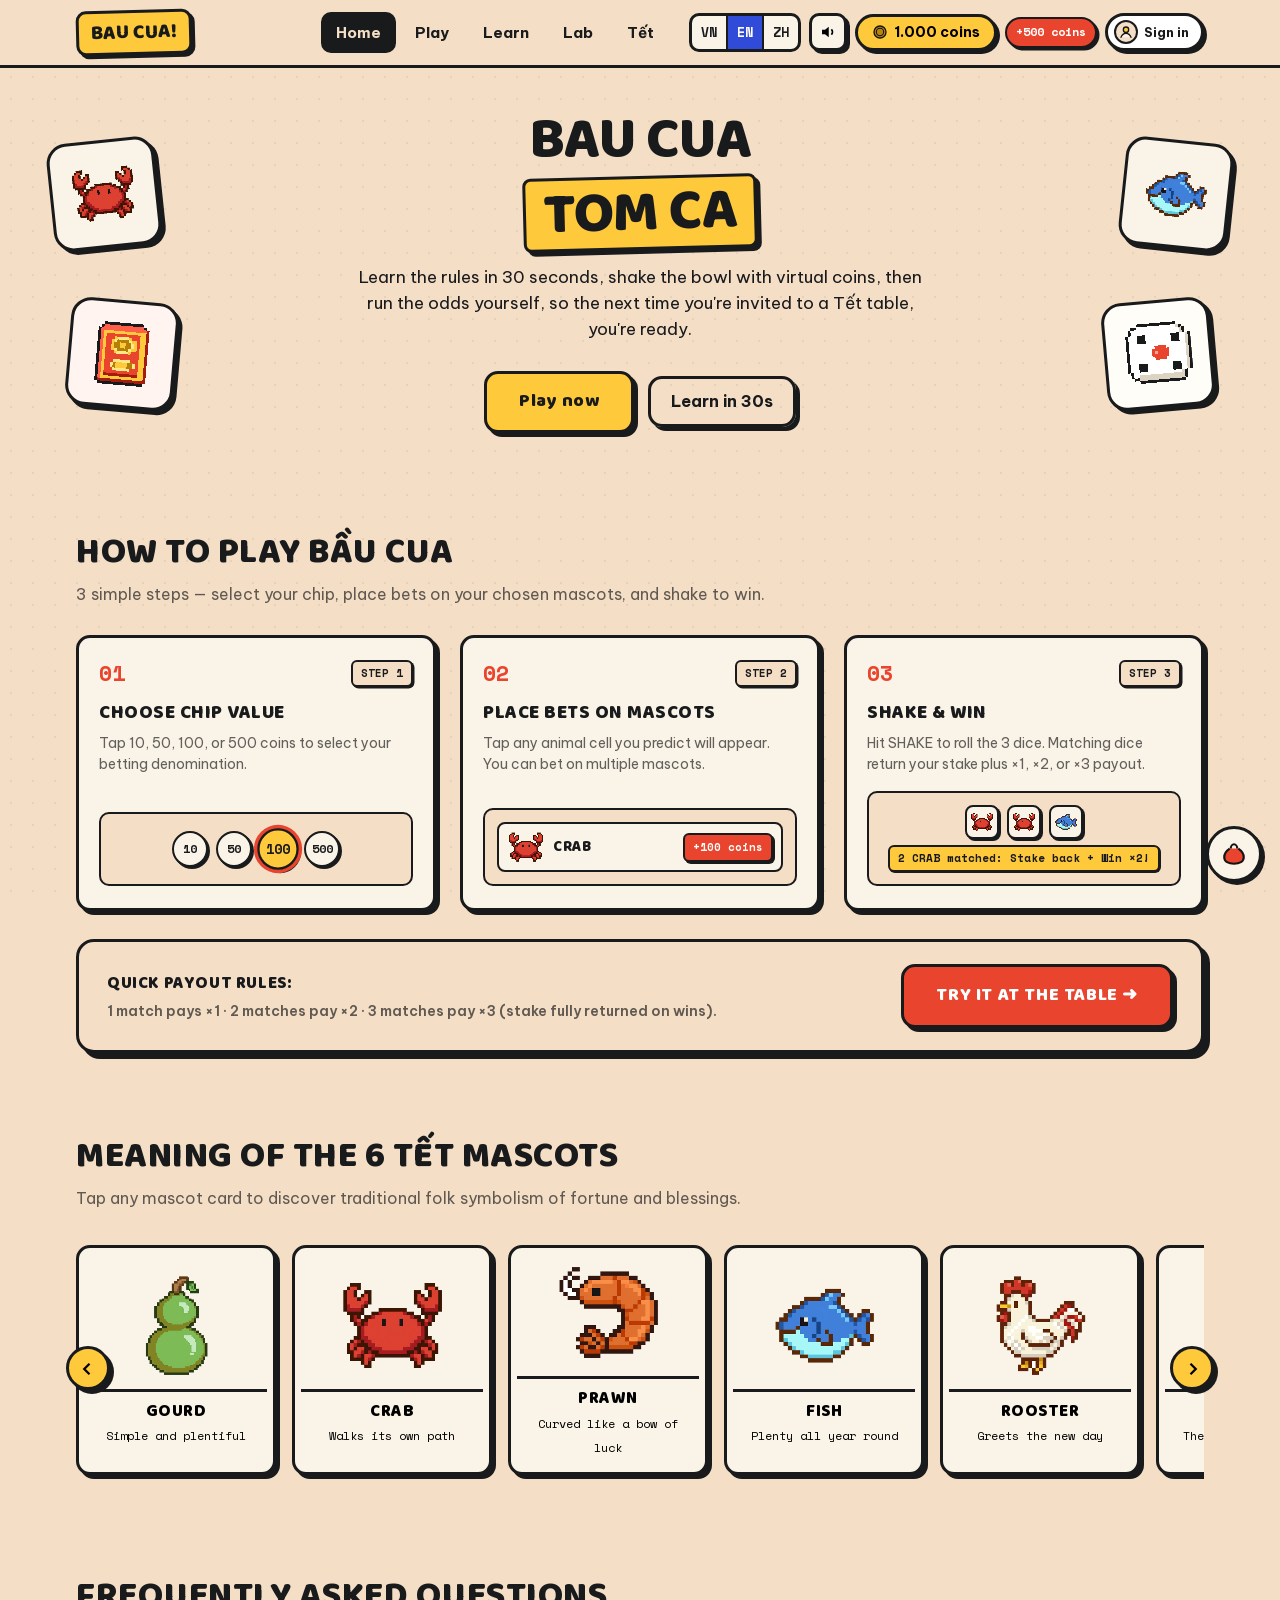
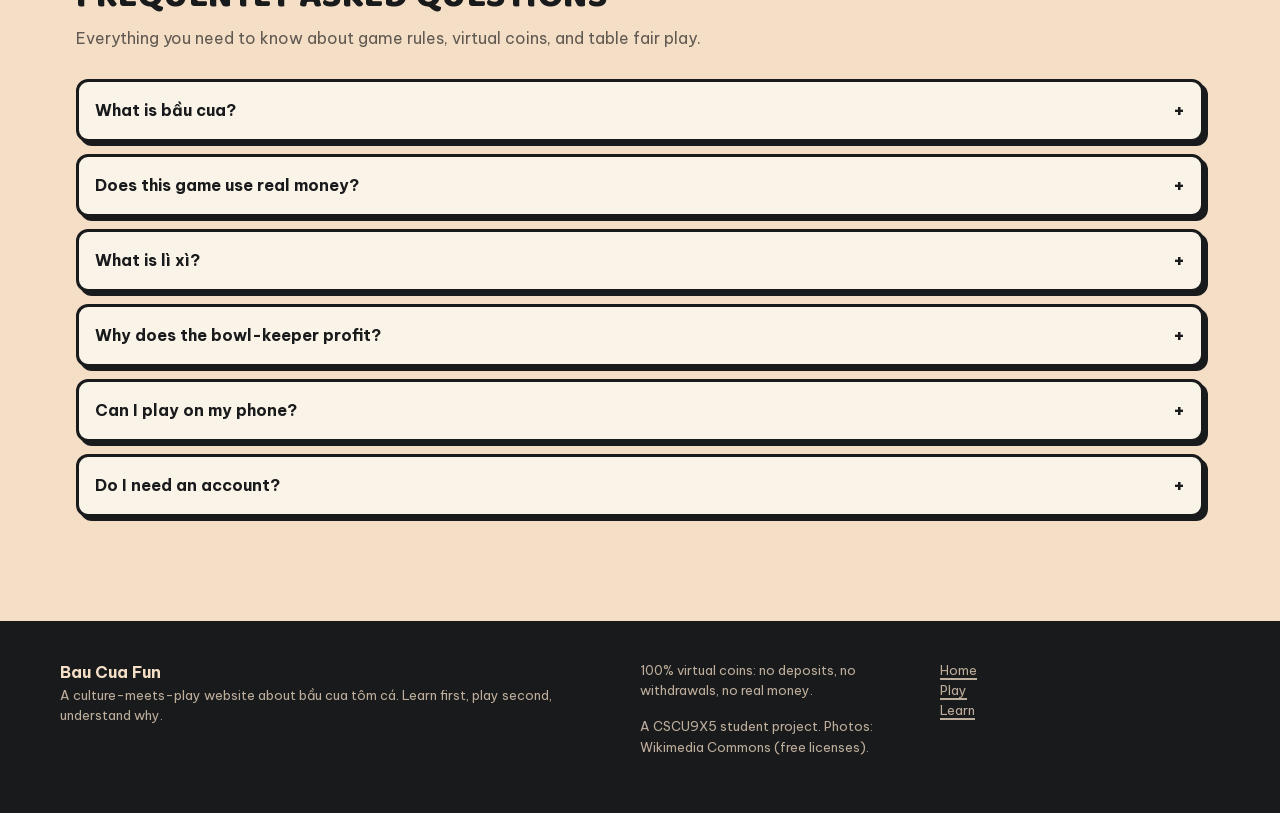
<file: index.html>
<!DOCTYPE html>
<html lang="en">
<head>
  <meta charset="utf-8">
  <meta name="viewport" content="width=device-width, initial-scale=1">
  <meta name="description" content="Bầu Cua Vui: học và chơi bầu cua tôm cá bằng xu ảo. Không nạp, không rút, chỉ để vui ngày Tết.">
  <title>BẦU CUA VUI: Home</title>
  <link rel="stylesheet" href="assets/fonts/fonts.css?v=18">
  <link rel="stylesheet" href="lib/bootstrap/bootstrap.min.css">
  <link rel="stylesheet" href="css/styles.css?v=18">
  <link rel="stylesheet" href="css/pages.css?v=18">
</head>
<body data-page="home">
  <noscript><p style="padding:10px 16px;background:#E8442E;color:#FFFDF8;font-weight:700">Trang này cần JavaScript để chơi — hãy bật JS trong trình duyệt.</p></noscript>
  <a class="skip-link" href="#main">Đến nội dung chính</a>

  <nav class="bc-nav">
    <div class="inner">
      <a class="brand" href="index.html" data-i18n="brand.short"></a>
      <button class="nav-toggle" aria-label="Menu"><svg viewBox="0 0 24 24" width="20" height="20" aria-hidden="true"><path d="M4 6h16M4 12h16M4 18h16" stroke="currentColor" stroke-width="2.6"/></svg></button>
      <div class="bc-links">
        <a href="index.html" data-page="home" data-i18n="nav.home"></a>
        <a href="play.html" data-page="play" data-i18n="nav.play"></a>
        <a href="learn.html" data-page="learn" data-i18n="nav.learn"></a>
        <a href="lab.html" data-page="lab" data-i18n="nav.lab"></a>
        <a href="tet.html" data-page="tet" data-i18n="nav.tet"></a>
      </div>
      <div class="nav-tools">
        <div class="lang-group" role="group" aria-label="Language">
          <button data-lang="vn">VN</button>
          <button data-lang="en" class="active">EN</button>
          <button data-lang="zh">ZH</button>
        </div>
        <button class="icon-btn" data-act="sound" data-i18n-aria="a11y.sound"><svg class="ic-on" viewBox="0 0 24 24" fill="none" stroke="currentColor" stroke-width="2.4" aria-hidden="true"><path d="M4 9v6h4l5 4V5L8 9H4z" fill="currentColor" stroke="none"/><path d="M16.5 8.5a5 5 0 0 1 0 7"/></svg><svg class="ic-off" viewBox="0 0 24 24" fill="none" stroke="currentColor" stroke-width="2.4" aria-hidden="true"><path d="M4 9v6h4l5 4V5L8 9H4z" fill="currentColor" stroke="none"/><path d="M16 9l5 6M21 9l-5 6"/></svg></button>
        <button class="coin-pill" data-act="drawer-open" data-i18n-aria="a11y.coin"><svg viewBox="0 0 24 24" width="16" height="16" aria-hidden="true"><circle cx="12" cy="12" r="9" fill="#B8860B" stroke="#141414" stroke-width="2"/><circle cx="12" cy="12" r="5.5" fill="none" stroke="#141414" stroke-width="1.6"/></svg><span>1.000 xu</span></button>
        <button class="btn-bc btn-xs btn-red quick-lixi-btn" data-act="quick-lixi" data-i18n="nav.quickLixi" title="Nhận +500 xu vô cực" aria-label="Nhận +500 xu">+500 xu</button>
      </div>
    </div>
  </nav>

  <main id="main">
    <!-- hero -->
    <section class="hero hero-centered">
      <div class="hero-wrap">
        <!-- Left flank cards: Cua & Bao lì xì -->
        <div class="hero-flank flank-left" aria-hidden="true">
          <div class="pixel-card card-cua">
            <img src="assets/img/animals/cua.svg" alt="Cua" width="68" height="68">
          </div>
          <div class="pixel-card card-lixi">
            <img src="assets/img/lixi_pixel.svg" alt="Bao lì xì" width="64" height="64">
          </div>
        </div>

        <!-- Center content -->
        <div class="hero-center">
          <h1 class="hero-title">
            <span class="t-line-1" data-i18n="hero.t1"></span><br>
            <span class="hl-wrap">
              <span class="hl" data-i18n="hero.t2"></span>
            </span>
          </h1>

          <p class="lead" data-i18n="hero.sub"></p>

          <!-- Main CTAs -->
          <div class="cta hero-cta-group">
            <a class="btn-bc btn-gold" href="play.html" data-i18n="hero.ctaPlay"></a>
            <a class="btn-bc btn-ghost" href="#how-to-play" data-i18n="hero.ctaLearn"></a>
          </div>
        </div>

        <!-- Right flank cards: Cá & Xúc xắc pixel -->
        <div class="hero-flank flank-right" aria-hidden="true">
          <div class="pixel-card card-ca">
            <img src="assets/img/animals/ca.svg" alt="Cá" width="68" height="68">
          </div>
          <div class="pixel-card card-dice">
            <img src="assets/img/dice_pixel.svg" alt="Xúc xắc" width="64" height="64">
          </div>
        </div>
      </div>
    </section>

    <!-- how it works -->
    <section class="section" id="how-to-play">
      <div class="section-head">
        <h2 class="section-title" data-i18n="how.title"></h2>
        <p class="section-desc" data-i18n="how.sub"></p>
      </div>
      <div class="row g-4">
        <div class="col-md-4">
          <div class="card-bc how-card" data-step="1">
            <div class="how-step-header">
              <span class="how-step-num">01</span>
              <span class="how-badge" data-i18n="how.step1Tag"></span>
            </div>
            <h3 data-i18n="how.1t"></h3>
            <p data-i18n="how.1d"></p>
            <div class="how-visual">
              <div class="how-chip-demo" role="group" aria-label="Chip selection demo">
                <button type="button" class="demo-chip" data-val="10">10</button>
                <button type="button" class="demo-chip" data-val="50">50</button>
                <button type="button" class="demo-chip active" data-val="100">100</button>
                <button type="button" class="demo-chip" data-val="500">500</button>
              </div>
            </div>
          </div>
        </div>
        <div class="col-md-4">
          <div class="card-bc how-card" data-step="2">
            <div class="how-step-header">
              <span class="how-step-num">02</span>
              <span class="how-badge" data-i18n="how.step2Tag"></span>
            </div>
            <h3 data-i18n="how.2t"></h3>
            <p data-i18n="how.2d"></p>
            <div class="how-visual">
              <div class="how-cell-demo" role="button" tabindex="0">
                <div class="cell-info">
                  <img src="assets/img/animals/cua.svg" alt="Cua" width="38" height="38">
                  <span class="cell-label">CUA</span>
                </div>
                <span class="cell-bet-pill">+100 xu</span>
              </div>
            </div>
          </div>
        </div>
        <div class="col-md-4">
          <div class="card-bc how-card" data-step="3">
            <div class="how-step-header">
              <span class="how-step-num">03</span>
              <span class="how-badge" data-i18n="how.step3Tag"></span>
            </div>
            <h3 data-i18n="how.3t"></h3>
            <p data-i18n="how.3d"></p>
            <div class="how-visual">
              <div class="how-dice-demo" role="button" tabindex="0">
                <div class="demo-dice-wrap">
                  <div class="demo-die"><img src="assets/img/animals/cua.svg" alt="Cua"></div>
                  <div class="demo-die"><img src="assets/img/animals/cua.svg" alt="Cua"></div>
                  <div class="demo-die"><img src="assets/img/animals/ca.svg" alt="Cá"></div>
                </div>
                <div class="demo-payout-pill" data-i18n="how.payoutDemo"></div>
              </div>
            </div>
          </div>
        </div>
      </div>

      <!-- Quick summary banner -->
      <div class="how-summary-banner">
        <div class="summary-left">
          <strong class="summary-title" data-i18n="how.ruleSummaryTitle"></strong>
          <span class="summary-payouts" data-i18n="how.ruleSummaryDesc"></span>
        </div>
        <a href="play.html" class="btn-bc btn-red how-summary-btn" data-i18n="how.tryBtn"></a>
      </div>
    </section>

    <!-- animals -->
    <section class="section">
      <div class="section-head">
        <h2 class="section-title" data-i18n="animals.title"></h2>
        <p class="section-desc" data-i18n="animals.sub"></p>
      </div>
      <div class="carousel-wrap">
        <button class="car-btn prev" data-act="car-prev" aria-label="Previous"><svg viewBox="0 0 24 24" width="18" height="18" aria-hidden="true"><path d="M14 5l-7 7 7 7" fill="none" stroke="currentColor" stroke-width="3"/></svg></button>
        <div class="animal-track" id="animal-track"></div>
        <button class="car-btn next" data-act="car-next" aria-label="Next"><svg viewBox="0 0 24 24" width="18" height="18" aria-hidden="true"><path d="M10 5l7 7-7 7" fill="none" stroke="currentColor" stroke-width="3"/></svg></button>
      </div>
    </section>

    <!-- faq -->
    <section class="section">
      <div class="section-head">
        <h2 class="section-title" data-i18n="faq.title"></h2>
        <p class="section-desc" data-i18n="faq.sub"></p>
      </div>
      <div id="faq-zone"></div>
    </section>
  </main>

  <footer class="bc-footer">
    <div class="inner">
      <div>
        <strong data-i18n="brand.full"></strong>
        <p class="fine" data-i18n="footer.blurb"></p>
      </div>
      <div class="fine">
        <p data-i18n="footer.warn"></p>
        <p data-i18n="footer.made"></p>
      </div>
      <div class="fine">
        <a href="index.html" data-i18n="nav.home"></a><br>
        <a href="play.html" data-i18n="nav.play"></a><br>
        <a href="learn.html" data-i18n="nav.learn"></a>
      </div>
    </div>
  </footer>

  <!-- animal detail modal -->
  <div class="modal-bc" id="modal-animal" role="dialog" aria-modal="true">
    <div class="box"></div>
  </div>

  <!-- Túi xu drawer -->
  <div class="drawer-backdrop"></div>
  <aside class="drawer" aria-label="Túi xu">
    <div class="close-row"><button class="icon-btn" data-act="drawer-close" aria-label="Close">✕</button></div>
    <h3><svg viewBox="0 0 24 24" width="18" height="18" aria-hidden="true"><path d="M8 7c-3 2-5 5-5 8 0 4 4 6 9 6s9-2 9-6c0-3-2-6-5-8" fill="#E8442E" stroke="#141414" stroke-width="2"/><path d="M9 7c0-2 1.4-4 3-4s3 2 3 4" fill="none" stroke="#141414" stroke-width="2"/></svg> <span data-i18n="drawer.title"></span></h3>
    <button class="btn-bc btn-red" data-act="lixi" style="width:100%" data-i18n="drawer.lixi"></button>
    <h3 style="font-size:18px" data-i18n="drawer.badges"></h3>
    <div class="badge-grid" id="badge-grid"></div>
    <h3 style="font-size:18px" data-i18n="drawer.stats"></h3>
    <div id="drawer-stats" style="display:grid;gap:6px"></div>
    <button class="btn-bc btn-sm" data-act="reset" style="margin-top:14px" data-i18n="drawer.reset"></button>
  </aside>

  <button class="icon-btn fab" data-act="drawer-open" aria-label="Túi xu"
     style="position:fixed;bottom:18px;right:18px;z-index:150;width:56px;height:56px;border-radius:50%"><svg viewBox="0 0 24 24" width="26" height="26" aria-hidden="true"><path d="M8 7c-3 2-5 5-5 8 0 4 4 6 9 6s9-2 9-6c0-3-2-6-5-8" fill="#E8442E" stroke="#141414" stroke-width="2"/><path d="M9 7c0-2 1.4-4 3-4s3 2 3 4" fill="none" stroke="#141414" stroke-width="2"/></svg></button>
  <div class="toast-zone"></div>

  <script src="js/data-core.js?v=18"></script>
  <script src="js/data-content.js?v=18"></script>
  <script src="js/i18n-vn.js?v=18"></script>
  <script src="js/i18n-en.js?v=18"></script>
  <script src="js/i18n-zh.js?v=18"></script>
  <script src="js/i18n.js?v=18"></script>
  <script src="js/auth.js?v=18"></script>
  <script src="js/store.js?v=18"></script>
  <script src="js/audio.js?v=18"></script>
  <script src="js/wallet.js?v=18"></script>
  <script src="js/badges.js?v=18"></script>
  <script src="js/account-ui.js?v=18"></script>
  <script src="js/ui.js?v=18"></script>
  <script src="js/fx.js?v=18"></script>
  <script src="js/page-home.js?v=18"></script>
  <script>
    document.addEventListener("DOMContentLoaded", function () {
      BCUI.boot();
      // reset data button (drawer)
      var resetBtn = document.querySelector("[data-act=reset]");
      if (resetBtn) resetBtn.addEventListener("click", function () {
        BCStore.reset();
        BCUI.toast(BCi18n.t("drawer.resetOk"));
        setTimeout(function () { location.reload(); }, 600);
      });
    });
  </script>
</body>
</html>
</file>
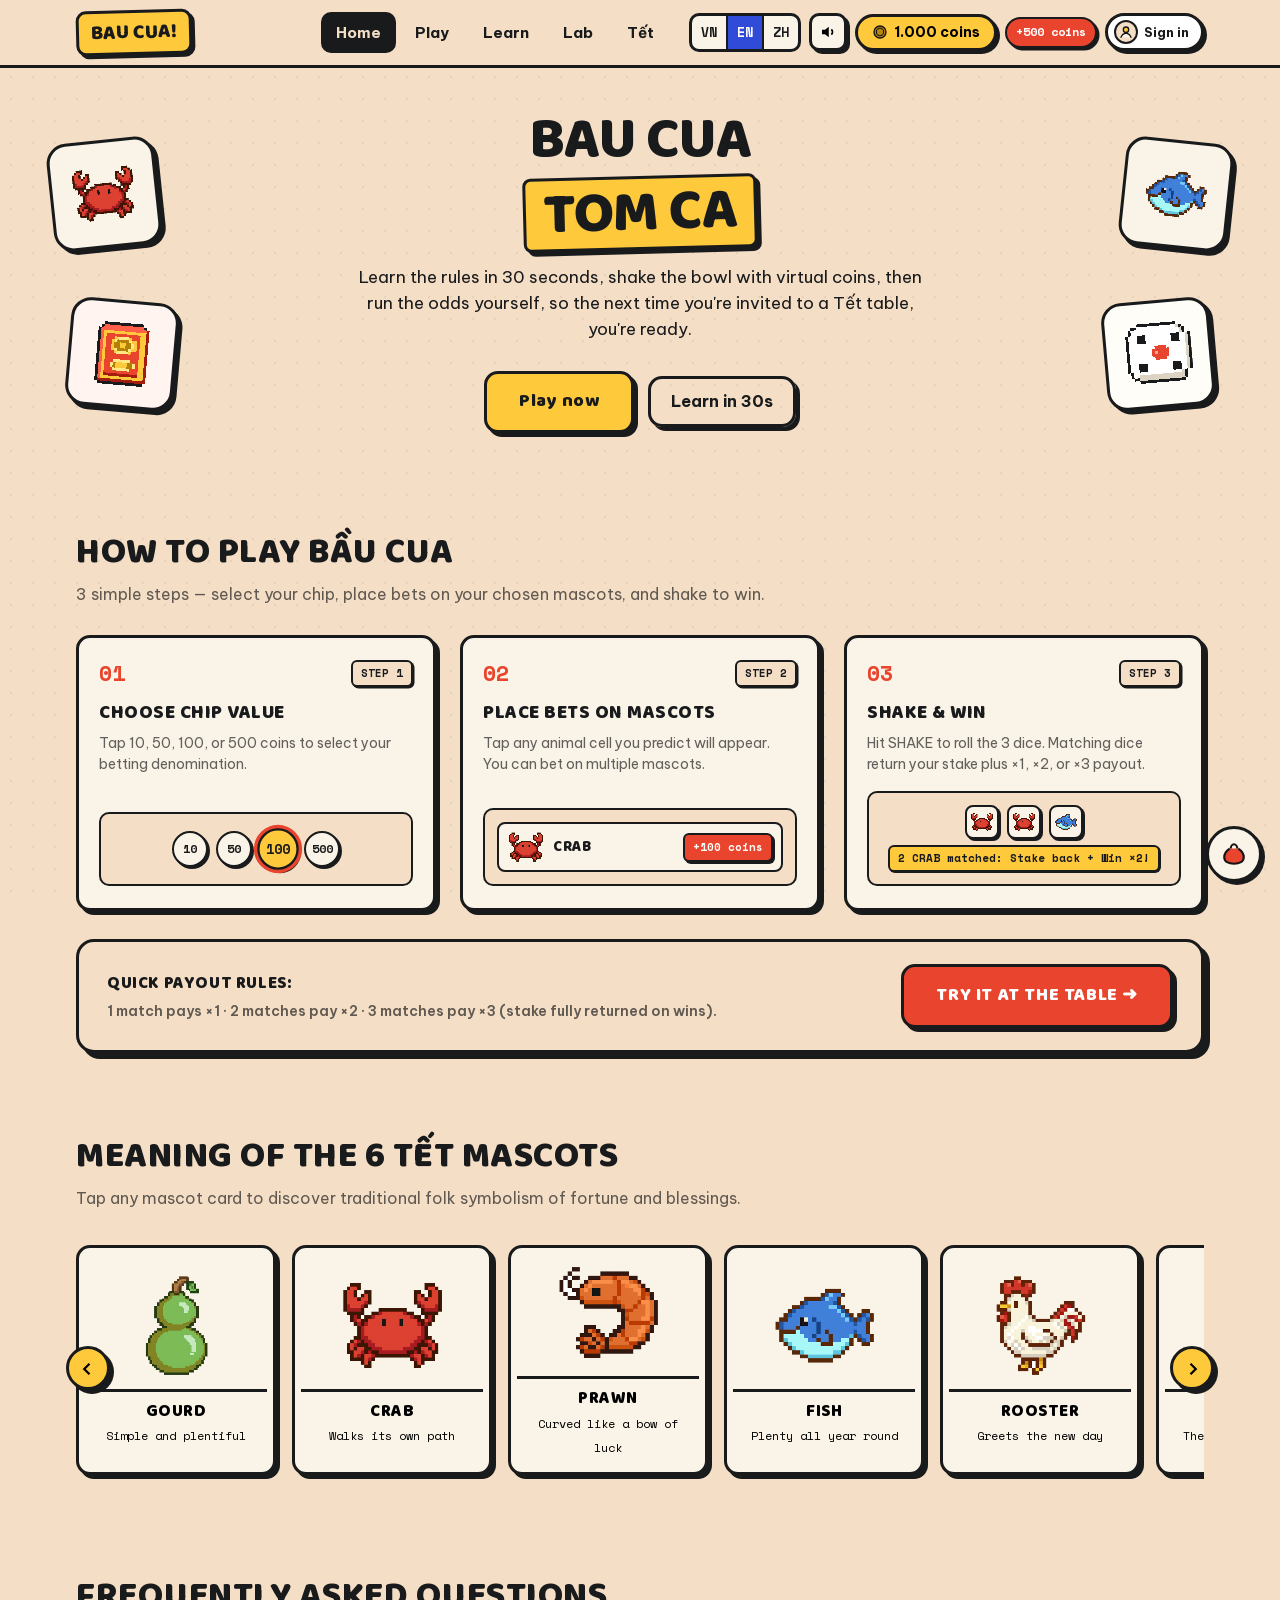
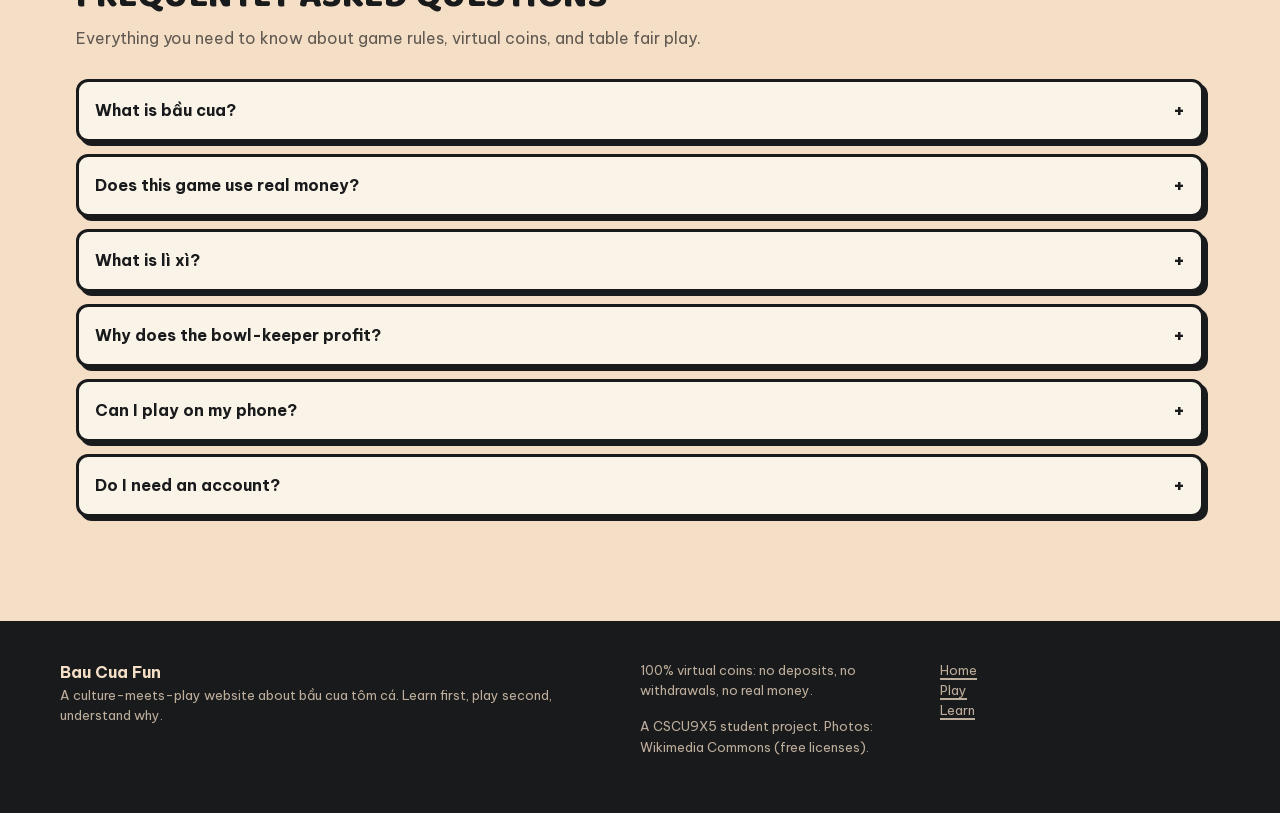
<file: HomePage.html>
<!DOCTYPE html>
<html lang="en">
<head>
  <meta charset="utf-8">
  <title>BẦU CUA VUI</title>
  <meta http-equiv="refresh" content="0; url=index.html">
</head>
<body>
  <p>Đang mở BẦU CUA VUI… <a href="index.html">Nhấn vào đây nếu trang không tự mở</a>.</p>
</body>
</html>
</file>
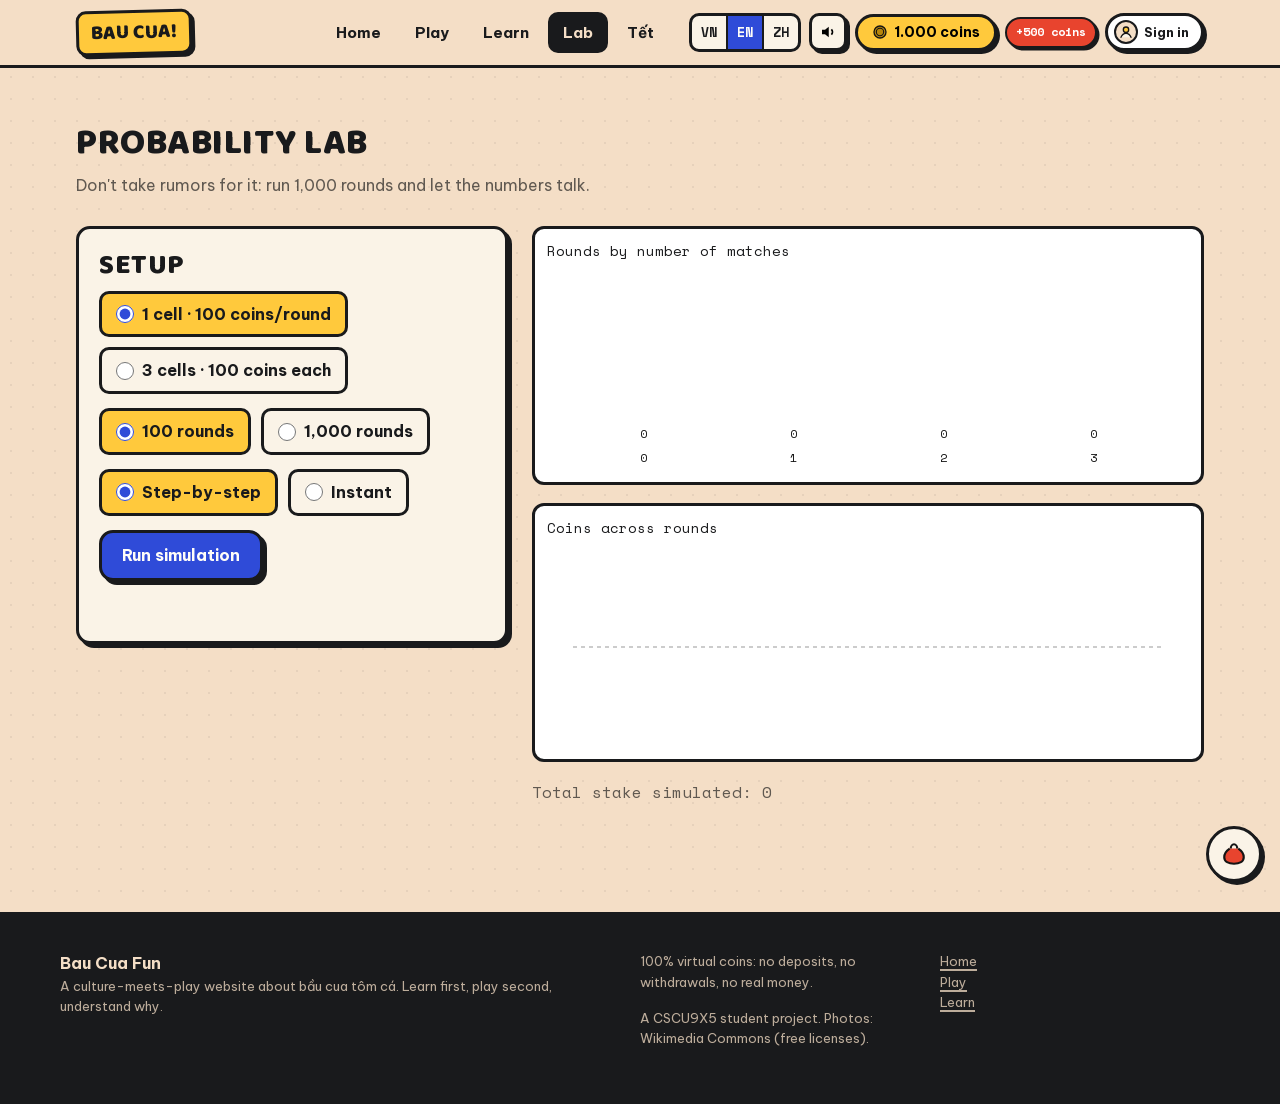
<file: lab.html>
<!DOCTYPE html>
<html lang="en">
<head>
  <meta charset="utf-8">
  <meta name="viewport" content="width=device-width, initial-scale=1">
  <meta name="description" content="Bầu Cua Vui: học và chơi bầu cua tôm cá bằng xu ảo. Không nạp, không rút, chỉ để vui ngày Tết.">
  <title>BẦU CUA VUI: Lab</title>
  <link rel="stylesheet" href="assets/fonts/fonts.css?v=18">
  <link rel="stylesheet" href="lib/bootstrap/bootstrap.min.css">
  <link rel="stylesheet" href="css/styles.css?v=18">
  <link rel="stylesheet" href="css/pages.css?v=18">
</head>
<body data-page="lab">
  <noscript><p style="padding:10px 16px;background:#E8442E;color:#FFFDF8;font-weight:700">Trang này cần JavaScript để chơi — hãy bật JS trong trình duyệt.</p></noscript>
  <a class="skip-link" href="#main">Đến nội dung chính</a>

  <nav class="bc-nav">
    <div class="inner">
      <a class="brand" href="index.html" data-i18n="brand.short"></a>
      <button class="nav-toggle" aria-label="Menu"><svg viewBox="0 0 24 24" width="20" height="20" aria-hidden="true"><path d="M4 6h16M4 12h16M4 18h16" stroke="currentColor" stroke-width="2.6"/></svg></button>
      <div class="bc-links">
        <a href="index.html" data-page="home" data-i18n="nav.home"></a>
        <a href="play.html" data-page="play" data-i18n="nav.play"></a>
        <a href="learn.html" data-page="learn" data-i18n="nav.learn"></a>
        <a href="lab.html" data-page="lab" data-i18n="nav.lab"></a>
        <a href="tet.html" data-page="tet" data-i18n="nav.tet"></a>
      </div>
      <div class="nav-tools">
        <div class="lang-group" role="group" aria-label="Language">
          <button data-lang="vn">VN</button>
          <button data-lang="en" class="active">EN</button>
          <button data-lang="zh">ZH</button>
        </div>
        <button class="icon-btn" data-act="sound" data-i18n-aria="a11y.sound"><svg class="ic-on" viewBox="0 0 24 24" fill="none" stroke="currentColor" stroke-width="2.4" aria-hidden="true"><path d="M4 9v6h4l5 4V5L8 9H4z" fill="currentColor" stroke="none"/><path d="M16.5 8.5a5 5 0 0 1 0 7"/></svg><svg class="ic-off" viewBox="0 0 24 24" fill="none" stroke="currentColor" stroke-width="2.4" aria-hidden="true"><path d="M4 9v6h4l5 4V5L8 9H4z" fill="currentColor" stroke="none"/><path d="M16 9l5 6M21 9l-5 6"/></svg></button>
        <button class="coin-pill" data-act="drawer-open" data-i18n-aria="a11y.coin"><svg viewBox="0 0 24 24" width="16" height="16" aria-hidden="true"><circle cx="12" cy="12" r="9" fill="#B8860B" stroke="#141414" stroke-width="2"/><circle cx="12" cy="12" r="5.5" fill="none" stroke="#141414" stroke-width="1.6"/></svg><span>1.000 xu</span></button>
        <button class="btn-bc btn-xs btn-red quick-lixi-btn" data-act="quick-lixi" data-i18n="nav.quickLixi" title="Nhận +500 xu vô cực" aria-label="Nhận +500 xu">+500 xu</button>
      </div>
    </div>
  </nav>

  <main id="main">
    <section class="section">
      <div class="section-head">
        <h1 class="section-title" data-i18n="lab.title"></h1>
        <p class="section-desc" data-i18n="lab.sub"></p>
      </div>
      <div id="lab-root">
        <div class="lab-grid">
          <div>
            <div class="card-bc">
              <h3 data-i18n="lab.cfg"></h3>
              <div class="radio-row" role="radiogroup" aria-label="Bet scenario">
                <label class="radio-chip"><input type="radio" name="cells" value="1" checked> <span data-i18n="lab.bet1"></span></label>
                <label class="radio-chip"><input type="radio" name="cells" value="3"> <span data-i18n="lab.bet3"></span></label>
              </div>
              <div class="radio-row" role="radiogroup" aria-label="Rounds">
                <label class="radio-chip"><input type="radio" name="rounds" value="100" checked> <span data-i18n="lab.r100"></span></label>
                <label class="radio-chip"><input type="radio" name="rounds" value="1000"> <span data-i18n="lab.r1000"></span></label>
              </div>
              <div class="radio-row" role="radiogroup" aria-label="Speed">
                <label class="radio-chip"><input type="radio" name="speed" value="slow" checked> <span data-i18n="lab.speedSlow"></span></label>
                <label class="radio-chip"><input type="radio" name="speed" value="fast"> <span data-i18n="lab.speedFast"></span></label>
              </div>
              <button class="btn-bc btn-indigo" data-act="lab-run" data-i18n="lab.run"></button>
              <p class="mono" id="lab-live" aria-live="polite" style="min-height:24px"></p>
            </div>
          </div>
          <div>
            <div class="canvas-box">
              <h4 data-i18n="lab.chart1"></h4>
              <canvas id="chart-bar" height="200" role="img" aria-label="Bar chart: rounds by number of matching dice"></canvas>
            </div>
            <div class="canvas-box">
              <h4 data-i18n="lab.chart2"></h4>
              <canvas id="chart-line" height="200" role="img" aria-label="Line chart: coin total across rounds"></canvas>
            </div>
            <p class="mono mut"><span data-i18n="lab.staked"></span>: <span id="lab-staked">0</span></p>
          </div>
        </div>
      </div>
    </section></main>

  <footer class="bc-footer">
    <div class="inner">
      <div>
        <strong data-i18n="brand.full"></strong>
        <p class="fine" data-i18n="footer.blurb"></p>
      </div>
      <div class="fine">
        <p data-i18n="footer.warn"></p>
        <p data-i18n="footer.made"></p>
      </div>
      <div class="fine">
        <a href="index.html" data-i18n="nav.home"></a><br>
        <a href="play.html" data-i18n="nav.play"></a><br>
        <a href="learn.html" data-i18n="nav.learn"></a>
      </div>
    </div>
  </footer>

  <!-- animal detail modal -->
  <div class="modal-bc" id="modal-animal" role="dialog" aria-modal="true">
    <div class="box"></div>
  </div>

  <!-- Túi xu drawer -->
  <div class="drawer-backdrop"></div>
  <aside class="drawer" aria-label="Túi xu">
    <div class="close-row"><button class="icon-btn" data-act="drawer-close" aria-label="Close">✕</button></div>
    <h3><svg viewBox="0 0 24 24" width="18" height="18" aria-hidden="true"><path d="M8 7c-3 2-5 5-5 8 0 4 4 6 9 6s9-2 9-6c0-3-2-6-5-8" fill="#E8442E" stroke="#141414" stroke-width="2"/><path d="M9 7c0-2 1.4-4 3-4s3 2 3 4" fill="none" stroke="#141414" stroke-width="2"/></svg> <span data-i18n="drawer.title"></span></h3>
    <button class="btn-bc btn-red" data-act="lixi" style="width:100%" data-i18n="drawer.lixi"></button>
    <h3 style="font-size:18px" data-i18n="drawer.badges"></h3>
    <div class="badge-grid" id="badge-grid"></div>
    <h3 style="font-size:18px" data-i18n="drawer.stats"></h3>
    <div id="drawer-stats" style="display:grid;gap:6px"></div>
    <button class="btn-bc btn-sm" data-act="reset" style="margin-top:14px" data-i18n="drawer.reset"></button>
  </aside>

  <button class="icon-btn fab" data-act="drawer-open" aria-label="Túi xu"
     style="position:fixed;bottom:18px;right:18px;z-index:150;width:56px;height:56px;border-radius:50%"><svg viewBox="0 0 24 24" width="26" height="26" aria-hidden="true"><path d="M8 7c-3 2-5 5-5 8 0 4 4 6 9 6s9-2 9-6c0-3-2-6-5-8" fill="#E8442E" stroke="#141414" stroke-width="2"/><path d="M9 7c0-2 1.4-4 3-4s3 2 3 4" fill="none" stroke="#141414" stroke-width="2"/></svg></button>
  <div class="toast-zone"></div>

  <script src="js/data-core.js?v=18"></script>
  <script src="js/data-content.js?v=18"></script>
  <script src="js/i18n-vn.js?v=18"></script>
  <script src="js/i18n-en.js?v=18"></script>
  <script src="js/i18n-zh.js?v=18"></script>
  <script src="js/i18n.js?v=18"></script>
  <script src="js/auth.js?v=18"></script>
  <script src="js/store.js?v=18"></script>
  <script src="js/audio.js?v=18"></script>
  <script src="js/wallet.js?v=18"></script>
  <script src="js/badges.js?v=18"></script>
  <script src="js/account-ui.js?v=18"></script>
  <script src="js/ui.js?v=18"></script>
  <script src="js/game-core.js?v=18"></script>
  <script src="js/lab.js?v=18"></script>
  <script src="js/lab-charts.js?v=18"></script>
  <script src="js/page-home.js?v=18"></script>
  <script>
    document.addEventListener("DOMContentLoaded", function () {
      BCUI.boot();

      var resetBtn = document.querySelector("[data-act=reset]");
      if (resetBtn) resetBtn.addEventListener("click", function () {
        BCStore.reset();
        BCUI.toast(BCi18n.t("drawer.resetOk"));
        setTimeout(function () { location.reload(); }, 600);
      });
    });
  </script>
</body>
</html>
</file>
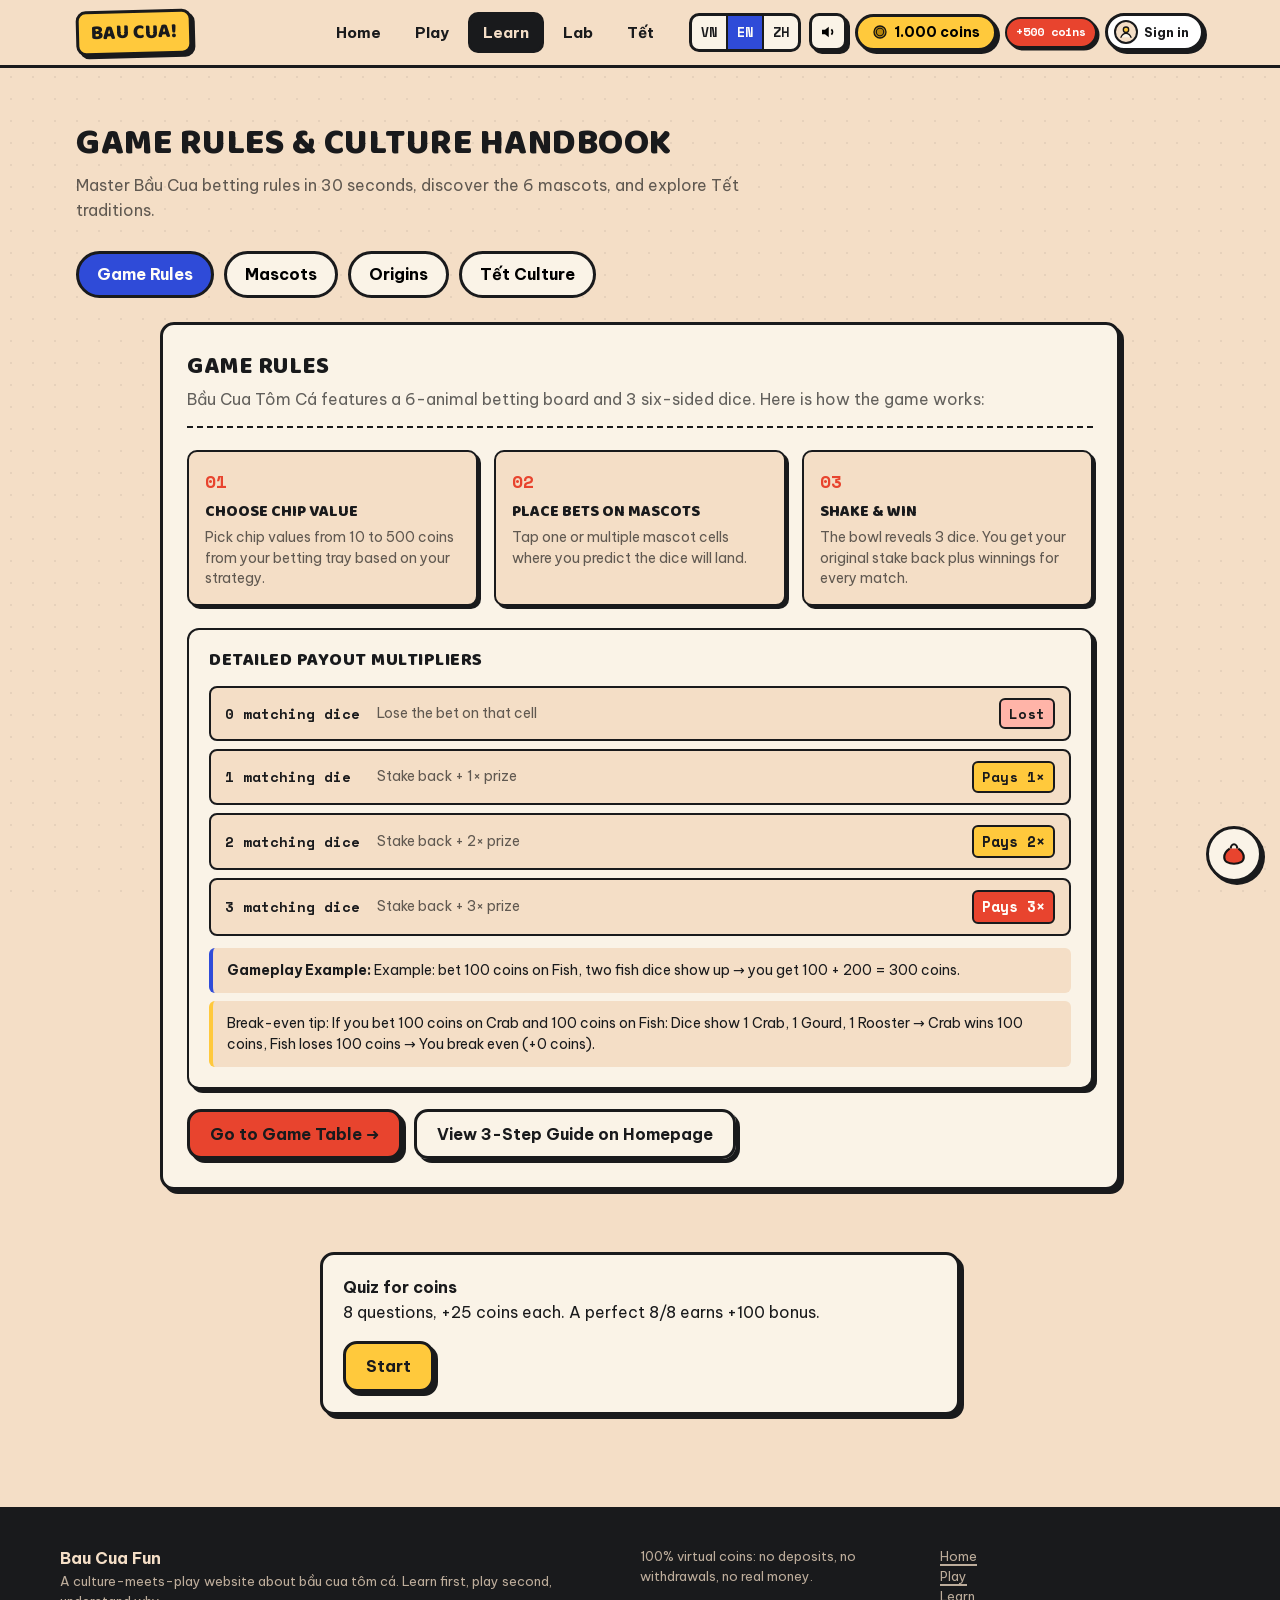
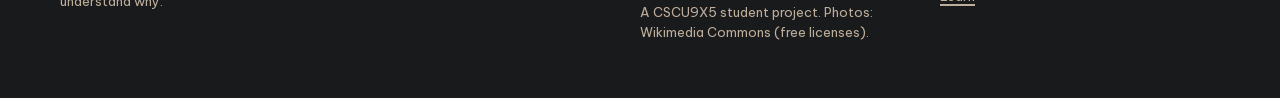
<file: learn.html>
<!DOCTYPE html>
<html lang="en">
<head>
  <meta charset="utf-8">
  <meta name="viewport" content="width=device-width, initial-scale=1">
  <meta name="description" content="Bầu Cua Vui: học và chơi bầu cua tôm cá bằng xu ảo. Không nạp, không rút, chỉ để vui ngày Tết.">
  <title>BẦU CUA VUI: Learn</title>
  <link rel="stylesheet" href="assets/fonts/fonts.css?v=18">
  <link rel="stylesheet" href="lib/bootstrap/bootstrap.min.css">
  <link rel="stylesheet" href="css/styles.css?v=18">
  <link rel="stylesheet" href="css/pages.css?v=18">
</head>
<body data-page="learn">
  <noscript><p style="padding:10px 16px;background:#E8442E;color:#FFFDF8;font-weight:700">Trang này cần JavaScript để chơi — hãy bật JS trong trình duyệt.</p></noscript>
  <a class="skip-link" href="#main">Đến nội dung chính</a>

  <nav class="bc-nav">
    <div class="inner">
      <a class="brand" href="index.html" data-i18n="brand.short"></a>
      <button class="nav-toggle" aria-label="Menu"><svg viewBox="0 0 24 24" width="20" height="20" aria-hidden="true"><path d="M4 6h16M4 12h16M4 18h16" stroke="currentColor" stroke-width="2.6"/></svg></button>
      <div class="bc-links">
        <a href="index.html" data-page="home" data-i18n="nav.home"></a>
        <a href="play.html" data-page="play" data-i18n="nav.play"></a>
        <a href="learn.html" data-page="learn" data-i18n="nav.learn"></a>
        <a href="lab.html" data-page="lab" data-i18n="nav.lab"></a>
        <a href="tet.html" data-page="tet" data-i18n="nav.tet"></a>
      </div>
      <div class="nav-tools">
        <div class="lang-group" role="group" aria-label="Language">
          <button data-lang="vn">VN</button>
          <button data-lang="en" class="active">EN</button>
          <button data-lang="zh">ZH</button>
        </div>
        <button class="icon-btn" data-act="sound" data-i18n-aria="a11y.sound"><svg class="ic-on" viewBox="0 0 24 24" fill="none" stroke="currentColor" stroke-width="2.4" aria-hidden="true"><path d="M4 9v6h4l5 4V5L8 9H4z" fill="currentColor" stroke="none"/><path d="M16.5 8.5a5 5 0 0 1 0 7"/></svg><svg class="ic-off" viewBox="0 0 24 24" fill="none" stroke="currentColor" stroke-width="2.4" aria-hidden="true"><path d="M4 9v6h4l5 4V5L8 9H4z" fill="currentColor" stroke="none"/><path d="M16 9l5 6M21 9l-5 6"/></svg></button>
        <button class="coin-pill" data-act="drawer-open" data-i18n-aria="a11y.coin"><svg viewBox="0 0 24 24" width="16" height="16" aria-hidden="true"><circle cx="12" cy="12" r="9" fill="#B8860B" stroke="#141414" stroke-width="2"/><circle cx="12" cy="12" r="5.5" fill="none" stroke="#141414" stroke-width="1.6"/></svg><span>1.000 xu</span></button>
        <button class="btn-bc btn-xs btn-red quick-lixi-btn" data-act="quick-lixi" data-i18n="nav.quickLixi" title="Nhận +500 xu vô cực" aria-label="Nhận +500 xu">+500 xu</button>
      </div>
    </div>
  </nav>

  <main id="main">
    <section class="section">
      <div class="section-head">
        <h1 class="section-title" data-i18n="learn.title"></h1>
        <p class="section-desc" data-i18n="learn.sub"></p>
      </div>
      <div id="learn-root">
        <div class="tabs" role="tablist">
          <button class="tab active" data-tab="rules" data-i18n="tab.rules"></button>
          <button class="tab" data-tab="animal" data-i18n="tab.animal"></button>
          <button class="tab" data-tab="history" data-i18n="tab.history"></button>
          <button class="tab" data-tab="tet" data-i18n="tab.tet"></button>
        </div>
        <div class="learn-grid" id="learn-zone"></div>
      </div>
      <div style="height:30px"></div>
      <div class="quiz-card card-bc" id="quiz-zone"></div>
    </section></main>

  <footer class="bc-footer">
    <div class="inner">
      <div>
        <strong data-i18n="brand.full"></strong>
        <p class="fine" data-i18n="footer.blurb"></p>
      </div>
      <div class="fine">
        <p data-i18n="footer.warn"></p>
        <p data-i18n="footer.made"></p>
      </div>
      <div class="fine">
        <a href="index.html" data-i18n="nav.home"></a><br>
        <a href="play.html" data-i18n="nav.play"></a><br>
        <a href="learn.html" data-i18n="nav.learn"></a>
      </div>
    </div>
  </footer>

  <!-- animal detail modal -->
  <div class="modal-bc" id="modal-animal" role="dialog" aria-modal="true">
    <div class="box"></div>
  </div>

  <!-- Túi xu drawer -->
  <div class="drawer-backdrop"></div>
  <aside class="drawer" aria-label="Túi xu">
    <div class="close-row"><button class="icon-btn" data-act="drawer-close" aria-label="Close">✕</button></div>
    <h3><svg viewBox="0 0 24 24" width="18" height="18" aria-hidden="true"><path d="M8 7c-3 2-5 5-5 8 0 4 4 6 9 6s9-2 9-6c0-3-2-6-5-8" fill="#E8442E" stroke="#141414" stroke-width="2"/><path d="M9 7c0-2 1.4-4 3-4s3 2 3 4" fill="none" stroke="#141414" stroke-width="2"/></svg> <span data-i18n="drawer.title"></span></h3>
    <button class="btn-bc btn-red" data-act="lixi" style="width:100%" data-i18n="drawer.lixi"></button>
    <h3 style="font-size:18px" data-i18n="drawer.badges"></h3>
    <div class="badge-grid" id="badge-grid"></div>
    <h3 style="font-size:18px" data-i18n="drawer.stats"></h3>
    <div id="drawer-stats" style="display:grid;gap:6px"></div>
    <button class="btn-bc btn-sm" data-act="reset" style="margin-top:14px" data-i18n="drawer.reset"></button>
  </aside>

  <button class="icon-btn fab" data-act="drawer-open" aria-label="Túi xu"
     style="position:fixed;bottom:18px;right:18px;z-index:150;width:56px;height:56px;border-radius:50%"><svg viewBox="0 0 24 24" width="26" height="26" aria-hidden="true"><path d="M8 7c-3 2-5 5-5 8 0 4 4 6 9 6s9-2 9-6c0-3-2-6-5-8" fill="#E8442E" stroke="#141414" stroke-width="2"/><path d="M9 7c0-2 1.4-4 3-4s3 2 3 4" fill="none" stroke="#141414" stroke-width="2"/></svg></button>
  <div class="toast-zone"></div>

  <script src="js/data-core.js?v=18"></script>
  <script src="js/data-content.js?v=18"></script>
  <script src="js/i18n-vn.js?v=18"></script>
  <script src="js/i18n-en.js?v=18"></script>
  <script src="js/i18n-zh.js?v=18"></script>
  <script src="js/i18n.js?v=18"></script>
  <script src="js/auth.js?v=18"></script>
  <script src="js/store.js?v=18"></script>
  <script src="js/audio.js?v=18"></script>
  <script src="js/wallet.js?v=18"></script>
  <script src="js/badges.js?v=18"></script>
  <script src="js/account-ui.js?v=18"></script>
  <script src="js/ui.js?v=18"></script>
  <script src="js/page-learn.js?v=18"></script>
  <script src="js/quiz.js?v=18"></script>
  <script src="js/page-home.js?v=18"></script>
  <script>
    document.addEventListener("DOMContentLoaded", function () {
      BCUI.boot();
      BCPageLearn.boot();
      var resetBtn = document.querySelector("[data-act=reset]");
      if (resetBtn) resetBtn.addEventListener("click", function () {
        BCStore.reset();
        BCUI.toast(BCi18n.t("drawer.resetOk"));
        setTimeout(function () { location.reload(); }, 600);
      });
    });
  </script>
</body>
</html>
</file>
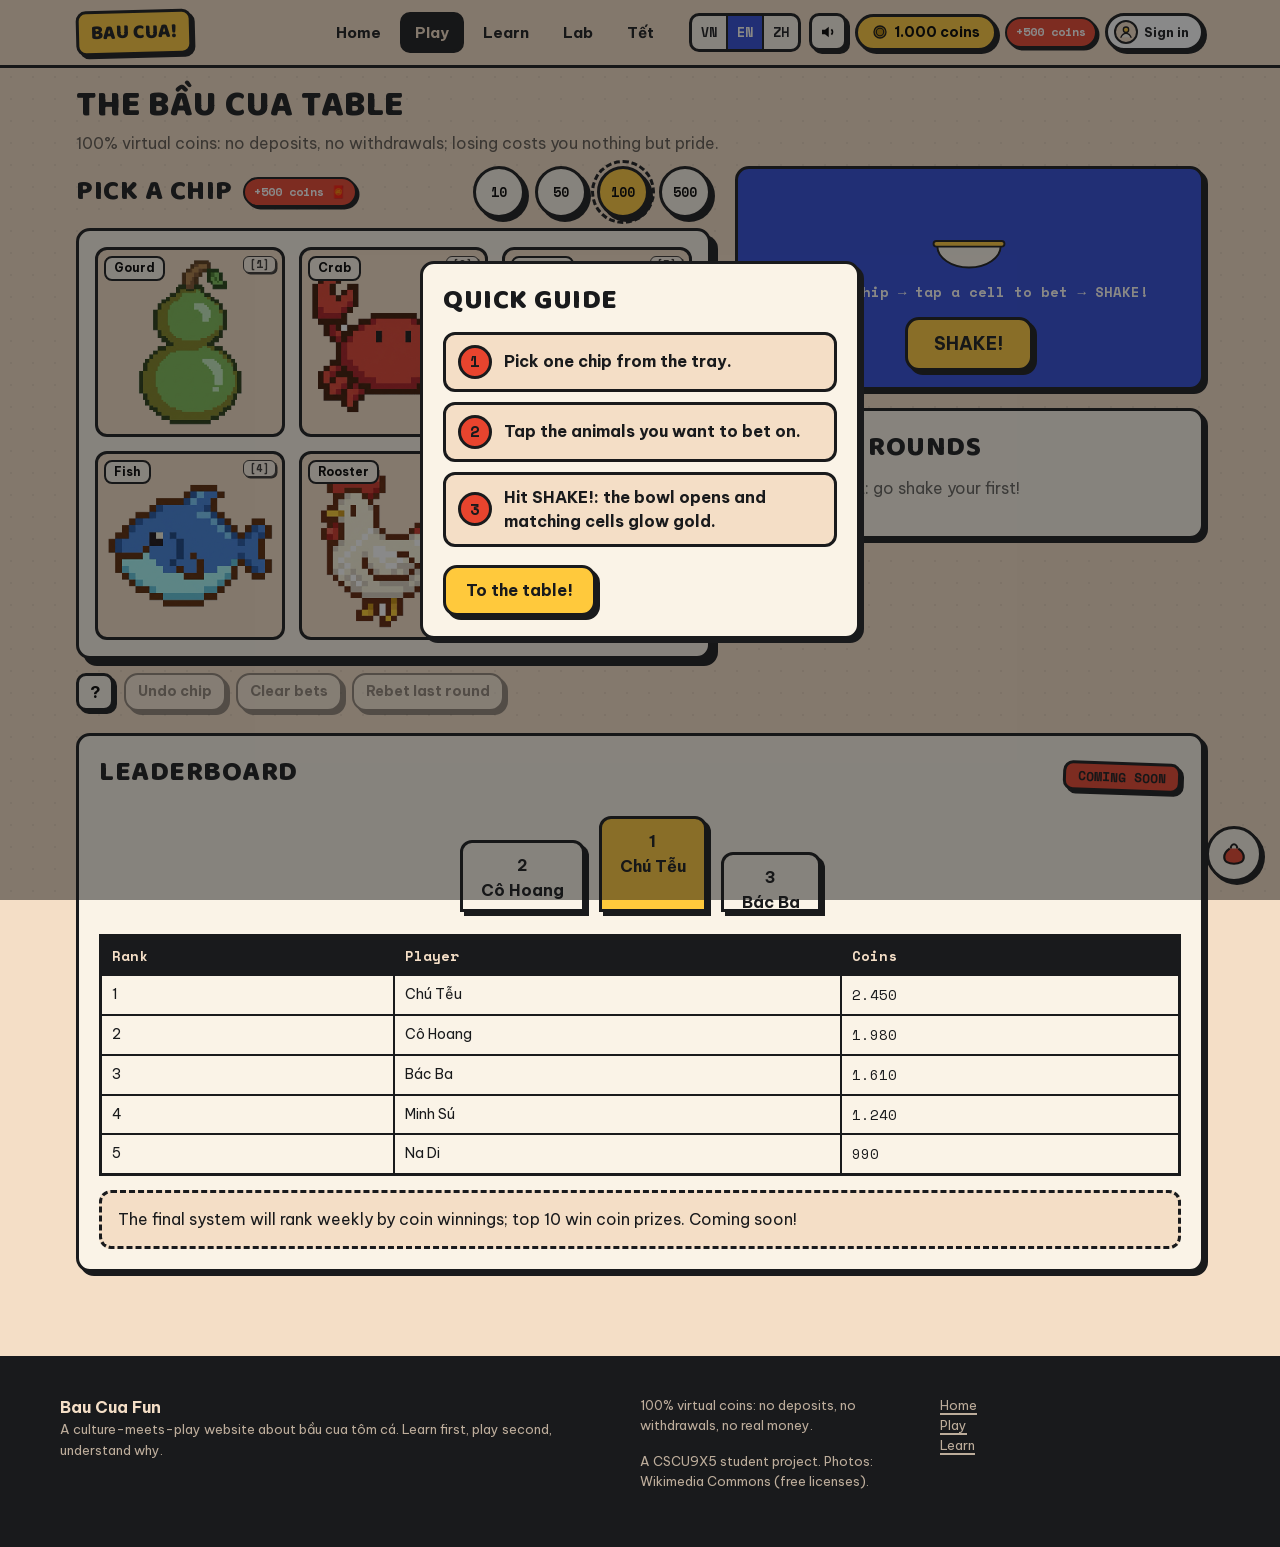
<file: play.html>
<!DOCTYPE html>
<html lang="en">
<head>
  <meta charset="utf-8">
  <meta name="viewport" content="width=device-width, initial-scale=1">
  <meta name="description" content="Bầu Cua Vui: học và chơi bầu cua tôm cá bằng xu ảo. Không nạp, không rút, chỉ để vui ngày Tết.">
  <title>BẦU CUA VUI: Play</title>
  <link rel="stylesheet" href="assets/fonts/fonts.css?v=18">
  <link rel="stylesheet" href="lib/bootstrap/bootstrap.min.css">
  <link rel="stylesheet" href="css/styles.css?v=18">
  <link rel="stylesheet" href="css/pages.css?v=18">
</head>
<body data-page="play">
  <noscript><p style="padding:10px 16px;background:#E8442E;color:#FFFDF8;font-weight:700">Trang này cần JavaScript để chơi — hãy bật JS trong trình duyệt.</p></noscript>
  <a class="skip-link" href="#main">Đến nội dung chính</a>

  <nav class="bc-nav">
    <div class="inner">
      <a class="brand" href="index.html" data-i18n="brand.short"></a>
      <button class="nav-toggle" aria-label="Menu"><svg viewBox="0 0 24 24" width="20" height="20" aria-hidden="true"><path d="M4 6h16M4 12h16M4 18h16" stroke="currentColor" stroke-width="2.6"/></svg></button>
      <div class="bc-links">
        <a href="index.html" data-page="home" data-i18n="nav.home"></a>
        <a href="play.html" data-page="play" data-i18n="nav.play"></a>
        <a href="learn.html" data-page="learn" data-i18n="nav.learn"></a>
        <a href="lab.html" data-page="lab" data-i18n="nav.lab"></a>
        <a href="tet.html" data-page="tet" data-i18n="nav.tet"></a>
      </div>
      <div class="nav-tools">
        <div class="lang-group" role="group" aria-label="Language">
          <button data-lang="vn">VN</button>
          <button data-lang="en" class="active">EN</button>
          <button data-lang="zh">ZH</button>
        </div>
        <button class="icon-btn" data-act="sound" data-i18n-aria="a11y.sound"><svg class="ic-on" viewBox="0 0 24 24" fill="none" stroke="currentColor" stroke-width="2.4" aria-hidden="true"><path d="M4 9v6h4l5 4V5L8 9H4z" fill="currentColor" stroke="none"/><path d="M16.5 8.5a5 5 0 0 1 0 7"/></svg><svg class="ic-off" viewBox="0 0 24 24" fill="none" stroke="currentColor" stroke-width="2.4" aria-hidden="true"><path d="M4 9v6h4l5 4V5L8 9H4z" fill="currentColor" stroke="none"/><path d="M16 9l5 6M21 9l-5 6"/></svg></button>
        <button class="coin-pill" data-act="drawer-open" data-i18n-aria="a11y.coin"><svg viewBox="0 0 24 24" width="16" height="16" aria-hidden="true"><circle cx="12" cy="12" r="9" fill="#B8860B" stroke="#141414" stroke-width="2"/><circle cx="12" cy="12" r="5.5" fill="none" stroke="#141414" stroke-width="1.6"/></svg><span>1.000 xu</span></button>
        <button class="btn-bc btn-xs btn-red quick-lixi-btn" data-act="quick-lixi" data-i18n="nav.quickLixi" title="Nhận +500 xu vô cực" aria-label="Nhận +500 xu">+500 xu</button>
      </div>
    </div>
  </nav>

  <main id="main">
    <section class="section">
      <div class="section-head">
        <h1 class="section-title" data-i18n="play.title"></h1>
        <p class="section-desc" data-i18n="play.sub"></p>
      </div>
      <div class="play-grid">
        <div class="play-main-stage">
          <div class="play-board-area">
            <div class="chip-bar">
              <div class="chip-header">
                <h3 style="margin:0" data-i18n="play.chips"></h3>
                <button class="btn-bc btn-xs btn-red quick-lixi-btn" data-act="quick-lixi" data-i18n="play.quickLixi" title="Nhận +500 xu vô cực (Phím: L)">+500 xu 🧧</button>
              </div>
              <div class="chip-tray"></div>
            </div>
            <div class="board" aria-label="Betting board"></div>
            <div class="play-actions">
              <button class="icon-btn" data-act="help" aria-label="Luật 30 giay" style="width:38px;height:38px;font-weight:800">?</button>
              <button class="btn-bc btn-sm" data-act="undo" data-i18n="play.undo" title="Phím tắt: U / Ctrl+Z"></button>
              <button class="btn-bc btn-sm" data-act="clear" data-i18n="play.clear" title="Phím tắt: C"></button>
              <button class="btn-bc btn-sm" data-act="rebet" data-i18n="play.rebet" title="Phím tắt: R"></button>
            </div>
          </div>

          <div class="play-side-col">
            <div class="bowl-zone">
              <div class="bowl-stage">
                <div class="dice-row" aria-live="polite"></div>
                <div class="bowl" aria-hidden="true"><svg class="bowl-svg" viewBox="0 0 120 70" width="76" aria-hidden="true"><path d="M10 30h100a50 34 0 0 1-100 0z" fill="#FAF3E7" stroke="#191A1C" stroke-width="3"/><rect x="4" y="22" width="112" height="9" rx="4.5" fill="#FFC93C" stroke="#191A1C" stroke-width="3"/></svg></div>
              </div>
              <div class="status-line">…</div>
              <button class="btn-bc btn-gold btn-shake" data-act="shake" data-i18n="play.shake" aria-keyshortcuts="Space" title="Phím tắt: Space"></button>
            </div>

            <div class="card-bc play-history-card">
              <h3 data-i18n="play.history"></h3>
              <div class="history-strip"></div>
            </div>
          </div>
        </div>

        <div class="card-bc leader play-leader-card">
          <div style="display:flex;justify-content:space-between;align-items:center;gap:8px">
            <h3 data-i18n="lb.title"></h3>
            <span class="sticker red" data-i18n="lb.soon"></span>
          </div>
          <div class="podium" aria-hidden="true">
            <div class="step-bc p2"><strong>2</strong><br>Cô Hoang</div>
            <div class="step-bc p1"><strong>1</strong><br>Chú Tễu</div>
            <div class="step-bc p3"><strong>3</strong><br>Bác Ba</div>
          </div>
          <table class="lb-table">
            <thead><tr><th data-i18n="lb.rank"></th><th data-i18n="lb.name"></th><th data-i18n="lb.xu"></th></tr></thead>
            <tbody id="lb-body"></tbody>
          </table>
          <div class="lb-desc" data-i18n="lb.desc"></div>
        </div>
      </div>
    </section></main>

  <footer class="bc-footer">
    <div class="inner">
      <div>
        <strong data-i18n="brand.full"></strong>
        <p class="fine" data-i18n="footer.blurb"></p>
      </div>
      <div class="fine">
        <p data-i18n="footer.warn"></p>
        <p data-i18n="footer.made"></p>
      </div>
      <div class="fine">
        <a href="index.html" data-i18n="nav.home"></a><br>
        <a href="play.html" data-i18n="nav.play"></a><br>
        <a href="learn.html" data-i18n="nav.learn"></a>
      </div>
    </div>
  </footer>

  <!-- animal detail modal -->
  <div class="modal-bc" id="modal-animal" role="dialog" aria-modal="true">
    <div class="box"></div>
  </div>

  <!-- Túi xu drawer -->
  <div class="drawer-backdrop"></div>
  <aside class="drawer" aria-label="Túi xu">
    <div class="close-row"><button class="icon-btn" data-act="drawer-close" aria-label="Close">✕</button></div>
    <h3><svg viewBox="0 0 24 24" width="18" height="18" aria-hidden="true"><path d="M8 7c-3 2-5 5-5 8 0 4 4 6 9 6s9-2 9-6c0-3-2-6-5-8" fill="#E8442E" stroke="#141414" stroke-width="2"/><path d="M9 7c0-2 1.4-4 3-4s3 2 3 4" fill="none" stroke="#141414" stroke-width="2"/></svg> <span data-i18n="drawer.title"></span></h3>
    <button class="btn-bc btn-red" data-act="lixi" style="width:100%" data-i18n="drawer.lixi"></button>
    <h3 style="font-size:18px" data-i18n="drawer.badges"></h3>
    <div class="badge-grid" id="badge-grid"></div>
    <h3 style="font-size:18px" data-i18n="drawer.stats"></h3>
    <div id="drawer-stats" style="display:grid;gap:6px"></div>
    <button class="btn-bc btn-sm" data-act="reset" style="margin-top:14px" data-i18n="drawer.reset"></button>
  </aside>

  <button class="icon-btn fab" data-act="drawer-open" aria-label="Túi xu"
     style="position:fixed;bottom:18px;right:18px;z-index:150;width:56px;height:56px;border-radius:50%"><svg viewBox="0 0 24 24" width="26" height="26" aria-hidden="true"><path d="M8 7c-3 2-5 5-5 8 0 4 4 6 9 6s9-2 9-6c0-3-2-6-5-8" fill="#E8442E" stroke="#141414" stroke-width="2"/><path d="M9 7c0-2 1.4-4 3-4s3 2 3 4" fill="none" stroke="#141414" stroke-width="2"/></svg></button>
  <div class="modal-bc" id="modal-help" role="dialog" aria-modal="true"><div class="box" id="help-box"></div></div>
  <div class="toast-zone"></div>

  <script src="js/data-core.js?v=18"></script>
  <script src="js/data-content.js?v=18"></script>
  <script src="js/i18n-vn.js?v=18"></script>
  <script src="js/i18n-en.js?v=18"></script>
  <script src="js/i18n-zh.js?v=18"></script>
  <script src="js/i18n.js?v=18"></script>
  <script src="js/auth.js?v=18"></script>
  <script src="js/store.js?v=18"></script>
  <script src="js/audio.js?v=18"></script>
  <script src="js/wallet.js?v=18"></script>
  <script src="js/badges.js?v=18"></script>
  <script src="js/account-ui.js?v=18"></script>
  <script src="js/ui.js?v=18"></script>
  <script src="js/fx.js?v=18"></script>
  <script src="js/game-core.js?v=18"></script>
  <script src="js/game.js?v=18"></script>
  <script src="js/page-home.js?v=18"></script>
  <script>
    document.addEventListener("DOMContentLoaded", function () {
      BCUI.boot();
      BCGame.boot();
      var resetBtn = document.querySelector("[data-act=reset]");
      if (resetBtn) resetBtn.addEventListener("click", function () {
        BCStore.reset();
        BCUI.toast(BCi18n.t("drawer.resetOk"));
        setTimeout(function () { location.reload(); }, 600);
      });
    });
  </script>
</body>
</html>
</file>
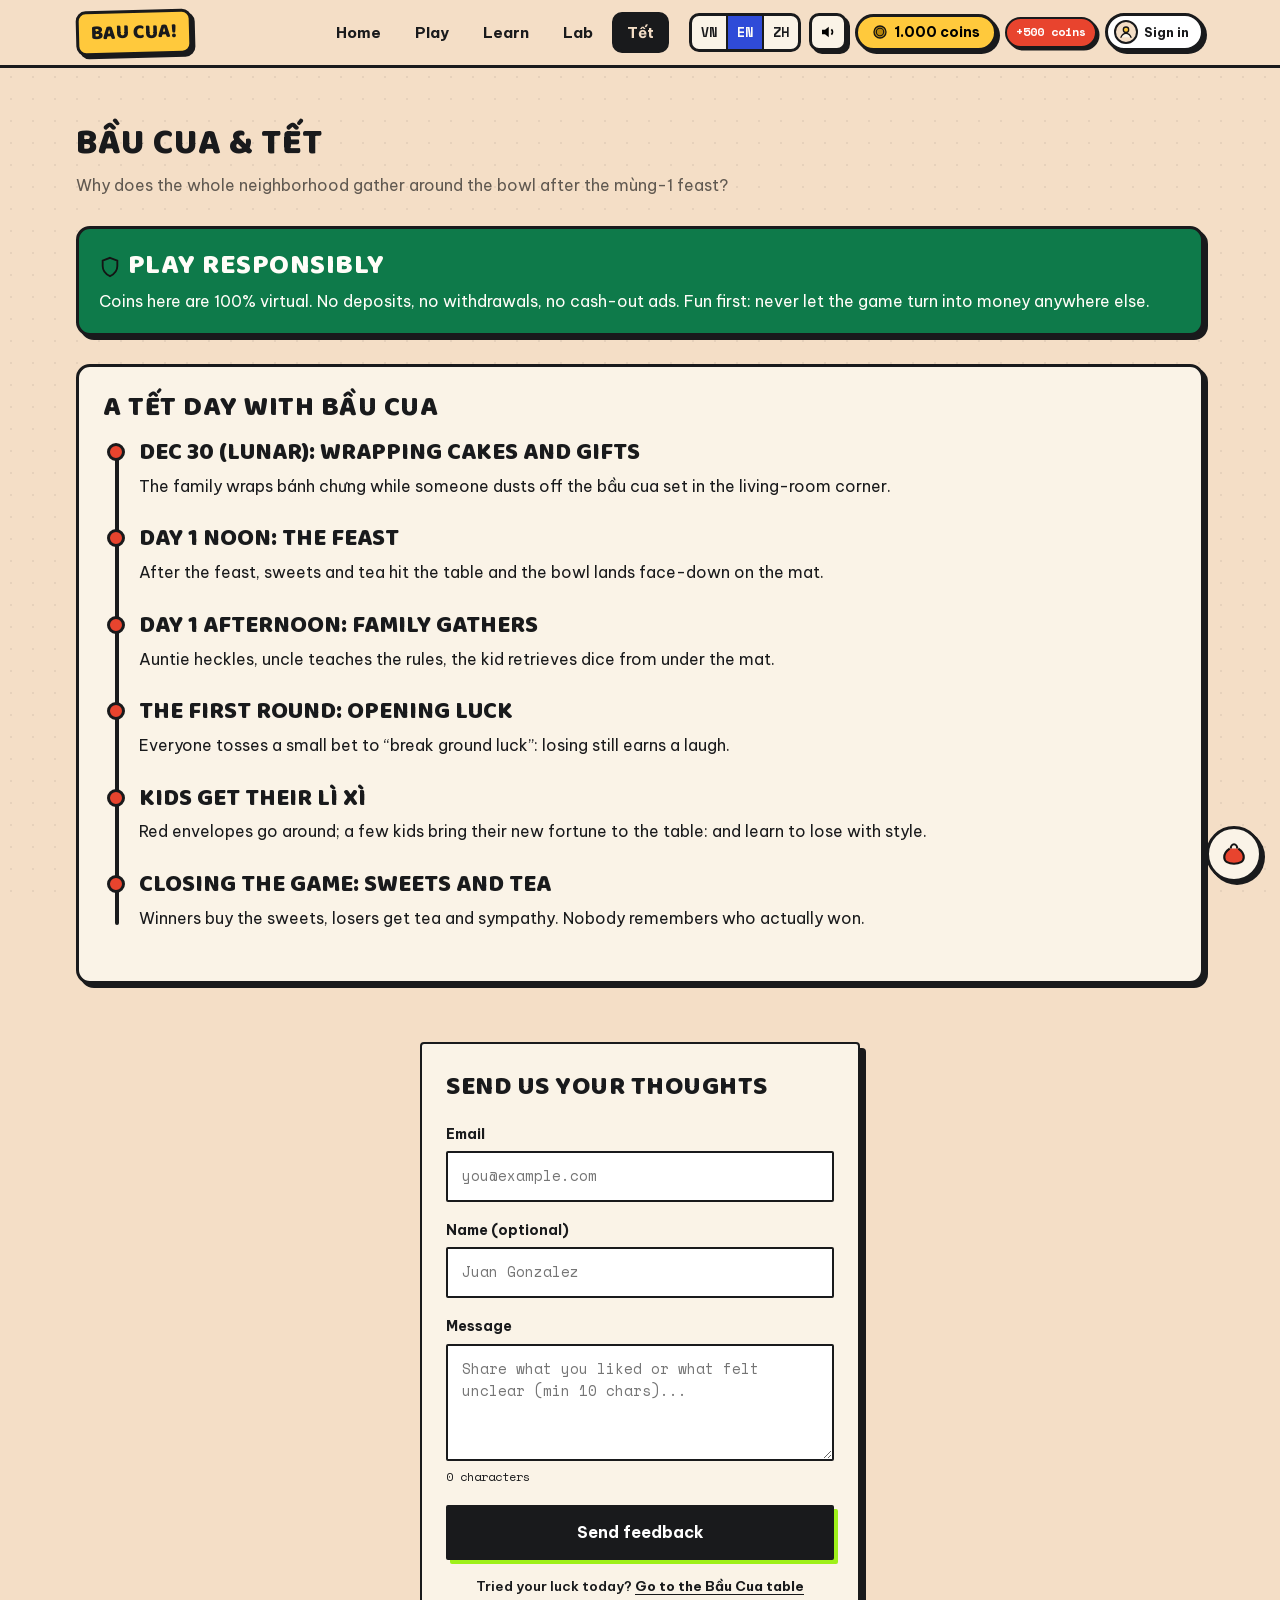
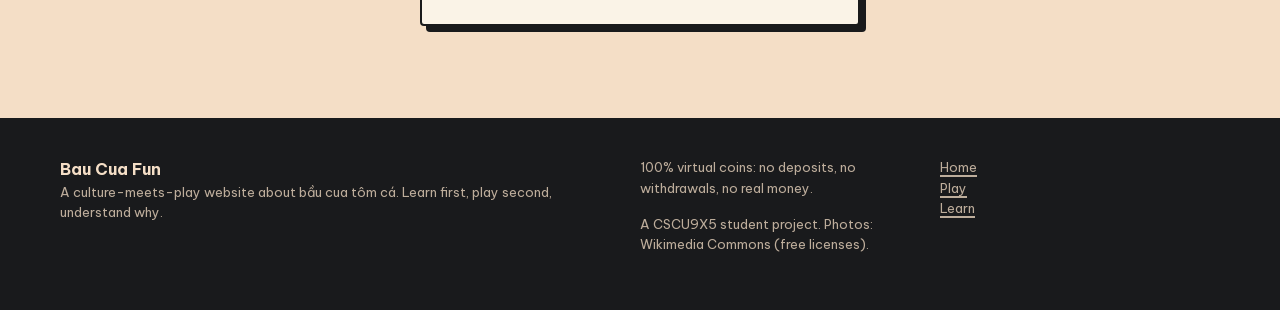
<file: tet.html>
<!DOCTYPE html>
<html lang="en">
<head>
  <meta charset="utf-8">
  <meta name="viewport" content="width=device-width, initial-scale=1">
  <meta name="description" content="Bầu Cua Vui: học và chơi bầu cua tôm cá bằng xu ảo. Không nạp, không rút, chỉ để vui ngày Tết.">
  <title>BẦU CUA VUI: Tết</title>
  <link rel="stylesheet" href="assets/fonts/fonts.css?v=18">
  <link rel="stylesheet" href="lib/bootstrap/bootstrap.min.css">
  <link rel="stylesheet" href="css/styles.css?v=18">
  <link rel="stylesheet" href="css/pages.css?v=18">
</head>
<body data-page="tet">
  <noscript><p style="padding:10px 16px;background:#E8442E;color:#FFFDF8;font-weight:700">Trang này cần JavaScript để chơi — hãy bật JS trong trình duyệt.</p></noscript>
  <a class="skip-link" href="#main">Đến nội dung chính</a>

  <nav class="bc-nav">
    <div class="inner">
      <a class="brand" href="index.html" data-i18n="brand.short"></a>
      <button class="nav-toggle" aria-label="Menu"><svg viewBox="0 0 24 24" width="20" height="20" aria-hidden="true"><path d="M4 6h16M4 12h16M4 18h16" stroke="currentColor" stroke-width="2.6"/></svg></button>
      <div class="bc-links">
        <a href="index.html" data-page="home" data-i18n="nav.home"></a>
        <a href="play.html" data-page="play" data-i18n="nav.play"></a>
        <a href="learn.html" data-page="learn" data-i18n="nav.learn"></a>
        <a href="lab.html" data-page="lab" data-i18n="nav.lab"></a>
        <a href="tet.html" data-page="tet" data-i18n="nav.tet"></a>
      </div>
      <div class="nav-tools">
        <div class="lang-group" role="group" aria-label="Language">
          <button data-lang="vn">VN</button>
          <button data-lang="en" class="active">EN</button>
          <button data-lang="zh">ZH</button>
        </div>
        <button class="icon-btn" data-act="sound" data-i18n-aria="a11y.sound"><svg class="ic-on" viewBox="0 0 24 24" fill="none" stroke="currentColor" stroke-width="2.4" aria-hidden="true"><path d="M4 9v6h4l5 4V5L8 9H4z" fill="currentColor" stroke="none"/><path d="M16.5 8.5a5 5 0 0 1 0 7"/></svg><svg class="ic-off" viewBox="0 0 24 24" fill="none" stroke="currentColor" stroke-width="2.4" aria-hidden="true"><path d="M4 9v6h4l5 4V5L8 9H4z" fill="currentColor" stroke="none"/><path d="M16 9l5 6M21 9l-5 6"/></svg></button>
        <button class="coin-pill" data-act="drawer-open" data-i18n-aria="a11y.coin"><svg viewBox="0 0 24 24" width="16" height="16" aria-hidden="true"><circle cx="12" cy="12" r="9" fill="#B8860B" stroke="#141414" stroke-width="2"/><circle cx="12" cy="12" r="5.5" fill="none" stroke="#141414" stroke-width="1.6"/></svg><span>1.000 xu</span></button>
        <button class="btn-bc btn-xs btn-red quick-lixi-btn" data-act="quick-lixi" data-i18n="nav.quickLixi" title="Nhận +500 xu vô cực" aria-label="Nhận +500 xu">+500 xu</button>
      </div>
    </div>
  </nav>

  <main id="main">
    <section class="section" id="tet-root">
      <div class="section-head">
        <h1 class="section-title" data-i18n="tet.title"></h1>
        <p class="section-desc" data-i18n="tet.sub"></p>
      </div>
      <div class="resp-callout">
        <h3 style="margin:0 0 6px"><svg viewBox="0 0 24 24" width="22" height="22" aria-hidden="true"><path d="M12 2l8 3v6c0 5-3.5 9-8 11-4.5-2-8-6-8-11V5z" fill="#0E7A4A" stroke="#141414" stroke-width="2"/></svg> <span data-i18n="tet.resp"></span></h3>
        <p style="margin:0" data-i18n="tet.respBody"></p>
      </div>
      <div class="card-bc" id="video-slot" style="display:none; padding:16px">
        <h3 data-i18n="tet.videoTitle"></h3>
        <div class="video-frame" style="position:relative;padding-top:56.25%;border:var(--border);border-radius:12px;overflow:hidden">
          <iframe id="tet-video" style="position:absolute;inset:0;width:100%;height:100%;border:0" allow="accelerometer; autoplay; encrypted-media; picture-in-picture" allowfullscreen loading="lazy" title="Bầu cua tôm cá video"></iframe>
        </div>
        <p class="mono mut" style="font-size:12px;margin:8px 0 0" data-i18n="tet.videoNote"></p>
      </div>
      <div class="card-bc" style="padding:24px">
        <h3 data-i18n="tet.tlTitle"></h3>
        <div class="timeline" id="tet-timeline"></div>
      </div>
      <div style="height:26px"></div>
      <div class="form-wrap">
        <h3 data-i18n="tet.formTitle"></h3>
        <form id="fb-form" novalidate>
          <div class="field">
            <label for="fb-email" data-i18n="tet.email"></label>
            <input id="fb-email" name="email" type="email" required data-i18n-ph="tet.phEmail" placeholder="juan.gonza@gmail.com">
            <div class="err" data-i18n="tet.errEmail"></div>
          </div>
          <div class="field">
            <label for="fb-name" data-i18n="tet.name"></label>
            <input id="fb-name" name="name" type="text" autocomplete="off" placeholder="Juan Gonzalez">
          </div>
          <div class="field">
            <label for="fb-msg" data-i18n="tet.msg"></label>
            <textarea id="fb-msg" name="message" rows="4" data-i18n-ph="tet.phMsg" placeholder="Share what you liked or what felt unclear (min 10 chars)..."></textarea>
            <div class="char-count mono"><span id="fb-count">0 characters</span></div>
            <div class="err" data-i18n="tet.errMsg"></div>
          </div>
          <button class="btn-brutal-reg" type="submit" data-i18n="tet.send"></button>
          <p class="form-bottom-link">
            <span data-i18n="tet.bottomPrompt">Tried your luck today?</span> <a href="play.html" data-i18n="tet.bottomLink">Go to the Bầu Cua table</a>
          </p>
        </form>
      </div>
    </section></main>

  <footer class="bc-footer">
    <div class="inner">
      <div>
        <strong data-i18n="brand.full"></strong>
        <p class="fine" data-i18n="footer.blurb"></p>
      </div>
      <div class="fine">
        <p data-i18n="footer.warn"></p>
        <p data-i18n="footer.made"></p>
      </div>
      <div class="fine">
        <a href="index.html" data-i18n="nav.home"></a><br>
        <a href="play.html" data-i18n="nav.play"></a><br>
        <a href="learn.html" data-i18n="nav.learn"></a>
      </div>
    </div>
  </footer>

  <!-- animal detail modal -->
  <div class="modal-bc" id="modal-animal" role="dialog" aria-modal="true">
    <div class="box"></div>
  </div>

  <!-- Túi xu drawer -->
  <div class="drawer-backdrop"></div>
  <aside class="drawer" aria-label="Túi xu">
    <div class="close-row"><button class="icon-btn" data-act="drawer-close" aria-label="Close">✕</button></div>
    <h3><svg viewBox="0 0 24 24" width="18" height="18" aria-hidden="true"><path d="M8 7c-3 2-5 5-5 8 0 4 4 6 9 6s9-2 9-6c0-3-2-6-5-8" fill="#E8442E" stroke="#141414" stroke-width="2"/><path d="M9 7c0-2 1.4-4 3-4s3 2 3 4" fill="none" stroke="#141414" stroke-width="2"/></svg> <span data-i18n="drawer.title"></span></h3>
    <button class="btn-bc btn-red" data-act="lixi" style="width:100%" data-i18n="drawer.lixi"></button>
    <h3 style="font-size:18px" data-i18n="drawer.badges"></h3>
    <div class="badge-grid" id="badge-grid"></div>
    <h3 style="font-size:18px" data-i18n="drawer.stats"></h3>
    <div id="drawer-stats" style="display:grid;gap:6px"></div>
    <button class="btn-bc btn-sm" data-act="reset" style="margin-top:14px" data-i18n="drawer.reset"></button>
  </aside>

  <button class="icon-btn fab" data-act="drawer-open" aria-label="Túi xu"
     style="position:fixed;bottom:18px;right:18px;z-index:150;width:56px;height:56px;border-radius:50%"><svg viewBox="0 0 24 24" width="26" height="26" aria-hidden="true"><path d="M8 7c-3 2-5 5-5 8 0 4 4 6 9 6s9-2 9-6c0-3-2-6-5-8" fill="#E8442E" stroke="#141414" stroke-width="2"/><path d="M9 7c0-2 1.4-4 3-4s3 2 3 4" fill="none" stroke="#141414" stroke-width="2"/></svg></button>
  <div class="toast-zone"></div>

  <script src="js/data-core.js?v=18"></script>
  <script src="js/data-content.js?v=18"></script>
  <script src="js/i18n-vn.js?v=19"></script>
  <script src="js/i18n-en.js?v=19"></script>
  <script src="js/i18n-zh.js?v=19"></script>
  <script src="js/i18n.js?v=18"></script>
  <script src="js/auth.js?v=18"></script>
  <script src="js/store.js?v=18"></script>
  <script src="js/audio.js?v=18"></script>
  <script src="js/wallet.js?v=18"></script>
  <script src="js/badges.js?v=18"></script>
  <script src="js/account-ui.js?v=18"></script>
  <script src="js/ui.js?v=18"></script>
  <script src="js/page-tet.js?v=19"></script>
  <script src="js/page-home.js?v=18"></script>
  <script>
    document.addEventListener("DOMContentLoaded", function () {
      BCUI.boot();

      var resetBtn = document.querySelector("[data-act=reset]");
      if (resetBtn) resetBtn.addEventListener("click", function () {
        BCStore.reset();
        BCUI.toast(BCi18n.t("drawer.resetOk"));
        setTimeout(function () { location.reload(); }, 600);
      });
    });
  </script>
</body>
</html>
</file>
<file: assets/fonts/fonts.css>
/* Hallmark · vendored font subset sheet (generated) — covered by stamp in css/styles.css */
/* latin-ext */
@font-face {
  font-family: 'Archivo Black';
  font-style: normal;
  font-weight: 400;
  font-display: swap;
  src: url(f00.woff2) format('woff2');
  unicode-range: U+0100-02BA, U+02BD-02C5, U+02C7-02CC, U+02CE-02D7, U+02DD-02FF, U+0304, U+0308, U+0329, U+1D00-1DBF, U+1E00-1E9F, U+1EF2-1EFF, U+2020, U+20A0-20AB, U+20AD-20C4, U+2113, U+2C60-2C7F, U+A720-A7FF;
}
/* latin */
@font-face {
  font-family: 'Archivo Black';
  font-style: normal;
  font-weight: 400;
  font-display: swap;
  src: url(f01.woff2) format('woff2');
  unicode-range: U+0000-00FF, U+0131, U+0152-0153, U+02BB-02BC, U+02C6, U+02DA, U+02DC, U+0304, U+0308, U+0329, U+2000-206F, U+20AC, U+2122, U+2191, U+2193, U+2212, U+2215, U+FEFF, U+FFFD;
}
/* vietnamese */
@font-face {
  font-family: 'Be Vietnam Pro';
  font-style: normal;
  font-weight: 400;
  font-display: swap;
  src: url(f09.woff2) format('woff2');
  unicode-range: U+0102-0103, U+0110-0111, U+0128-0129, U+0168-0169, U+01A0-01A1, U+01AF-01B0, U+0300-0301, U+0303-0304, U+0308-0309, U+0323, U+0329, U+1EA0-1EF9, U+20AB;
}
/* latin-ext */
@font-face {
  font-family: 'Be Vietnam Pro';
  font-style: normal;
  font-weight: 400;
  font-display: swap;
  src: url(f10.woff2) format('woff2');
  unicode-range: U+0100-02BA, U+02BD-02C5, U+02C7-02CC, U+02CE-02D7, U+02DD-02FF, U+0304, U+0308, U+0329, U+1D00-1DBF, U+1E00-1E9F, U+1EF2-1EFF, U+2020, U+20A0-20AB, U+20AD-20C4, U+2113, U+2C60-2C7F, U+A720-A7FF;
}
/* latin */
@font-face {
  font-family: 'Be Vietnam Pro';
  font-style: normal;
  font-weight: 400;
  font-display: swap;
  src: url(f08.woff2) format('woff2');
  unicode-range: U+0000-00FF, U+0131, U+0152-0153, U+02BB-02BC, U+02C6, U+02DA, U+02DC, U+0304, U+0308, U+0329, U+2000-206F, U+20AC, U+2122, U+2191, U+2193, U+2212, U+2215, U+FEFF, U+FFFD;
}
/* vietnamese */
@font-face {
  font-family: 'Be Vietnam Pro';
  font-style: normal;
  font-weight: 600;
  font-display: swap;
  src: url(f06.woff2) format('woff2');
  unicode-range: U+0102-0103, U+0110-0111, U+0128-0129, U+0168-0169, U+01A0-01A1, U+01AF-01B0, U+0300-0301, U+0303-0304, U+0308-0309, U+0323, U+0329, U+1EA0-1EF9, U+20AB;
}
/* latin-ext */
@font-face {
  font-family: 'Be Vietnam Pro';
  font-style: normal;
  font-weight: 600;
  font-display: swap;
  src: url(f07.woff2) format('woff2');
  unicode-range: U+0100-02BA, U+02BD-02C5, U+02C7-02CC, U+02CE-02D7, U+02DD-02FF, U+0304, U+0308, U+0329, U+1D00-1DBF, U+1E00-1E9F, U+1EF2-1EFF, U+2020, U+20A0-20AB, U+20AD-20C4, U+2113, U+2C60-2C7F, U+A720-A7FF;
}
/* latin */
@font-face {
  font-family: 'Be Vietnam Pro';
  font-style: normal;
  font-weight: 600;
  font-display: swap;
  src: url(f05.woff2) format('woff2');
  unicode-range: U+0000-00FF, U+0131, U+0152-0153, U+02BB-02BC, U+02C6, U+02DA, U+02DC, U+0304, U+0308, U+0329, U+2000-206F, U+20AC, U+2122, U+2191, U+2193, U+2212, U+2215, U+FEFF, U+FFFD;
}
/* vietnamese */
@font-face {
  font-family: 'Be Vietnam Pro';
  font-style: normal;
  font-weight: 700;
  font-display: swap;
  src: url(f03.woff2) format('woff2');
  unicode-range: U+0102-0103, U+0110-0111, U+0128-0129, U+0168-0169, U+01A0-01A1, U+01AF-01B0, U+0300-0301, U+0303-0304, U+0308-0309, U+0323, U+0329, U+1EA0-1EF9, U+20AB;
}
/* latin-ext */
@font-face {
  font-family: 'Be Vietnam Pro';
  font-style: normal;
  font-weight: 700;
  font-display: swap;
  src: url(f04.woff2) format('woff2');
  unicode-range: U+0100-02BA, U+02BD-02C5, U+02C7-02CC, U+02CE-02D7, U+02DD-02FF, U+0304, U+0308, U+0329, U+1D00-1DBF, U+1E00-1E9F, U+1EF2-1EFF, U+2020, U+20A0-20AB, U+20AD-20C4, U+2113, U+2C60-2C7F, U+A720-A7FF;
}
/* latin */
@font-face {
  font-family: 'Be Vietnam Pro';
  font-style: normal;
  font-weight: 700;
  font-display: swap;
  src: url(f02.woff2) format('woff2');
  unicode-range: U+0000-00FF, U+0131, U+0152-0153, U+02BB-02BC, U+02C6, U+02DA, U+02DC, U+0304, U+0308, U+0329, U+2000-206F, U+20AC, U+2122, U+2191, U+2193, U+2212, U+2215, U+FEFF, U+FFFD;
}
/* vietnamese */
@font-face {
  font-family: 'Space Mono';
  font-style: normal;
  font-weight: 400;
  font-display: swap;
  src: url(f14.woff2) format('woff2');
  unicode-range: U+0102-0103, U+0110-0111, U+0128-0129, U+0168-0169, U+01A0-01A1, U+01AF-01B0, U+0300-0301, U+0303-0304, U+0308-0309, U+0323, U+0329, U+1EA0-1EF9, U+20AB;
}
/* latin-ext */
@font-face {
  font-family: 'Space Mono';
  font-style: normal;
  font-weight: 400;
  font-display: swap;
  src: url(f15.woff2) format('woff2');
  unicode-range: U+0100-02BA, U+02BD-02C5, U+02C7-02CC, U+02CE-02D7, U+02DD-02FF, U+0304, U+0308, U+0329, U+1D00-1DBF, U+1E00-1E9F, U+1EF2-1EFF, U+2020, U+20A0-20AB, U+20AD-20C4, U+2113, U+2C60-2C7F, U+A720-A7FF;
}
/* latin */
@font-face {
  font-family: 'Space Mono';
  font-style: normal;
  font-weight: 400;
  font-display: swap;
  src: url(f16.woff2) format('woff2');
  unicode-range: U+0000-00FF, U+0131, U+0152-0153, U+02BB-02BC, U+02C6, U+02DA, U+02DC, U+0304, U+0308, U+0329, U+2000-206F, U+20AC, U+2122, U+2191, U+2193, U+2212, U+2215, U+FEFF, U+FFFD;
}
/* vietnamese */
@font-face {
  font-family: 'Space Mono';
  font-style: normal;
  font-weight: 700;
  font-display: swap;
  src: url(f12.woff2) format('woff2');
  unicode-range: U+0102-0103, U+0110-0111, U+0128-0129, U+0168-0169, U+01A0-01A1, U+01AF-01B0, U+0300-0301, U+0303-0304, U+0308-0309, U+0323, U+0329, U+1EA0-1EF9, U+20AB;
}
/* latin-ext */
@font-face {
  font-family: 'Space Mono';
  font-style: normal;
  font-weight: 700;
  font-display: swap;
  src: url(f13.woff2) format('woff2');
  unicode-range: U+0100-02BA, U+02BD-02C5, U+02C7-02CC, U+02CE-02D7, U+02DD-02FF, U+0304, U+0308, U+0329, U+1D00-1DBF, U+1E00-1E9F, U+1EF2-1EFF, U+2020, U+20A0-20AB, U+20AD-20C4, U+2113, U+2C60-2C7F, U+A720-A7FF;
}
/* latin */
@font-face {
  font-family: 'Space Mono';
  font-style: normal;
  font-weight: 700;
  font-display: swap;
  src: url(f11.woff2) format('woff2');
  unicode-range: U+0000-00FF, U+0131, U+0152-0153, U+02BB-02BC, U+02C6, U+02DA, U+02DC, U+0304, U+0308, U+0329, U+2000-206F, U+20AC, U+2122, U+2191, U+2193, U+2212, U+2215, U+FEFF, U+FFFD;
}

/* Baloo 2 — display font (great Vietnamese diacritics) */
/* devanagari */
@font-face {
  font-family: 'Baloo 2';
  font-style: normal;
  font-weight: 800;
  font-display: swap;
  src: url(f17.woff2) format('woff2');
  unicode-range: U+0900-097F, U+1CD0-1CF4, U+1CF7-1CF9, U+200C-200D, U+20A8, U+20B9, U+20F0, U+25CC, U+A830-A839, U+A8E0-A8FF, U+11B00-11B0A;
}
/* vietnamese */
@font-face {
  font-family: 'Baloo 2';
  font-style: normal;
  font-weight: 800;
  font-display: swap;
  src: url(f18.woff2) format('woff2');
  unicode-range: U+0102-0103, U+0110-0111, U+0128-0129, U+0168-0169, U+01A0-01A1, U+01AF-01B0, U+0300-0301, U+0303-0304, U+0308-0309, U+0323, U+0329, U+1EA0-1EF9, U+20AB;
}
/* latin-ext */
@font-face {
  font-family: 'Baloo 2';
  font-style: normal;
  font-weight: 800;
  font-display: swap;
  src: url(f19.woff2) format('woff2');
  unicode-range: U+0100-02BA, U+02BD-02C5, U+02C7-02CC, U+02CE-02D7, U+02DD-02FF, U+0304, U+0308, U+0329, U+1D00-1DBF, U+1E00-1E9F, U+1EF2-1EFF, U+2020, U+20A0-20AB, U+20AD-20C4, U+2113, U+2C60-2C7F, U+A720-A7FF;
}
/* latin */
@font-face {
  font-family: 'Baloo 2';
  font-style: normal;
  font-weight: 800;
  font-display: swap;
  src: url(f20.woff2) format('woff2');
  unicode-range: U+0000-00FF, U+0131, U+0152-0153, U+02BB-02BC, U+02C6, U+02DA, U+02DC, U+0304, U+0308, U+0329, U+2000-206F, U+20AC, U+2122, U+2191, U+2193, U+2212, U+2215, U+FEFF, U+FFFD;
}
</file>
<file: css/styles.css>
/* Hallmark · edit-pass 01/11/2026 · critique: P4 H4 E4 S3 R4 V4 · weakest S: game-site copy must stay dense; de-slopped emoji-UI to SVG, tokenised colours, straightened dash copy — design kept · sweep: sloplint, our files 0 FAIL 0 WARN; vendored Bootstrap + in-game emoji dice/badges waived (course brief + game material) */
/* ============================================================
   BẦU CUA VUI — design system: Neo Brutalism × Vietnamese Tết
   tokens + base + components (pages live in pages.css)
   ============================================================ */

:root{
  --paper:#F4DEC6;
  --ink:#191A1C;
  --red:#E8442E;
  --gold:#FFC93C;
  --indigo:#2F4BD8;
  --green:#0E7A4A;
  --cream:#FAF3E7;
  --border:3px solid var(--ink);
  --shadow:4px 4px 0 var(--ink);
  --shadow-lg:7px 7px 0 var(--ink);
  --font-display:'Baloo 2','Be Vietnam Pro',sans-serif;
  --font-body:'Be Vietnam Pro',system-ui,sans-serif;
  --font-mono:'Space Mono',monospace;
  --radius:14px;
  --ink-on-dark:#FFFDF8;
  --surface:#FFFFFF;
  --mut-ink:rgba(20,20,20,.66);
  --dot:rgba(20,20,20,.06);
  --scrim:rgba(20,20,20,.5);
  --toast-shadow:rgba(20,20,20,.35);
  --invalid:#FDEBE8;
  --minus:#FFB4A8;
  --red-2:#C7361F;
  --gold-2:#EBB520;
  --spring:cubic-bezier(.34,1.56,.64,1);
}

/* ---------- base ---------- */
*{ box-sizing:border-box; }
html,body{ overflow-x:clip; }
html{ scroll-behavior:smooth; }
body{
  background:var(--paper);
  color:var(--ink);
  font-family:var(--font-body);
  font-size:16px;
  line-height:1.55;
  min-height:100vh;
}
body::before{ /* subtle paper dots */
  content:""; position:fixed; inset:0; pointer-events:none; z-index:0;
  background-image:radial-gradient(var(--dot) 1.2px, transparent 1.2px);
  background-size:22px 22px;
}
main{ position:relative; z-index:1; }
h1,h2,h3,.display{ font-family:var(--font-display); font-weight:800; text-transform:uppercase; letter-spacing:.5px; overflow-wrap:break-word; min-width:0; text-wrap:balance; }
a{ color:var(--ink); text-decoration-thickness:2px; text-underline-offset:3px; }
img{ max-width:100%; }
.mono{ font-family:var(--font-mono); }
.mut{ color:var(--mut-ink); }

:focus-visible{ outline:3px dashed var(--indigo); outline-offset:3px; border-radius:4px; }
.skip-link{
  position:absolute; left:-9999px; top:8px; z-index:200;
  background:var(--gold); border:var(--border); box-shadow:var(--shadow);
  padding:8px 14px; font-weight:700;
}
.skip-link:focus{ left:8px; }

/* ---------- buttons: physical press language ---------- */
.btn-bc{
  display:inline-block; border:var(--border); border-radius:var(--radius);
  background:var(--cream); color:var(--ink);
  font-family:var(--font-body); font-weight:700;
  padding:10px 20px; cursor:pointer; text-decoration:none; text-align:center;
  box-shadow:var(--shadow);
  transition:transform .12s ease, box-shadow .12s ease, background .12s ease;
  user-select:none;
}
.btn-bc:hover{ transform:translate(-2px,-2px); box-shadow:var(--shadow-lg); }
.btn-bc:active{ transform:translate(3px,3px); box-shadow:0 0 0 var(--ink); }
.btn-bc:disabled{ opacity:.45; cursor:not-allowed; transform:none; box-shadow:var(--shadow); }
.btn-gold{ background:var(--gold); }
.btn-red{ background:var(--red); color:var(--ink); }
.btn-indigo{ background:var(--indigo); color:var(--ink-on-dark); }
.btn-green{ background:var(--green); color:var(--ink-on-dark); }
.btn-sm{ padding:6px 12px; font-size:14px; border-width:2px; }
.btn-xs{ padding:4px 9px; font-size:12px; border-width:2px; border-radius:999px; }
.quick-lixi-btn{
  background:var(--red); color:#ffffff !important; font-family:var(--font-mono); font-weight:800;
  box-shadow:2.5px 2.5px 0 var(--ink); white-space:nowrap; cursor:pointer;
}
.quick-lixi-btn:hover{ transform:translate(-1.5px,-1.5px); box-shadow:3.5px 3.5px 0 var(--ink); }
.quick-lixi-btn:active{ transform:translate(2px,2px); box-shadow:0 0 0 var(--ink); }

/* ---------- cards / stickers ---------- */
.card-bc{
  background:var(--cream); border:var(--border); border-radius:var(--radius);
  box-shadow:var(--shadow); padding:20px;
}
.sticker{
  display:inline-block; background:var(--gold); border:var(--border);
  border-radius:10px; padding:2px 12px;
  font-family:var(--font-mono); font-weight:700; font-size:13px;
  transform:rotate(-2deg); box-shadow:3px 3px 0 var(--ink);
}
.sticker.red{ background:var(--red); color:var(--ink); transform:rotate(2deg); }
.sticker.indigo{ background:var(--indigo); color:var(--ink-on-dark); transform:rotate(-3deg); }

/* ---------- nav ---------- */
.bc-nav{
  position:sticky; top:0; z-index:100;
  background:var(--paper); border-bottom:var(--border);
}
.bc-nav .inner{
  display:flex; align-items:center; gap:14px; flex-wrap:wrap;
  padding:10px 16px; max-width:1160px; margin:0 auto;
}
.brand{
  font-family:var(--font-display); font-size:20px; text-decoration:none;
  background:var(--gold); border:var(--border); border-radius:10px;
  padding:4px 12px; box-shadow:3px 3px 0 var(--ink); transform:rotate(-1.5deg);
  white-space:nowrap;
}
.bc-links{ display:flex; gap:4px; margin-left:auto; align-items:center; flex-wrap:wrap; }
.bc-links a{
  text-decoration:none; font-weight:700; font-size:15px;
  padding:6px 12px; border:3px solid transparent; border-radius:10px;
}
.bc-links a:hover{ border-color:var(--ink); background:var(--cream); box-shadow:3px 3px 0 var(--ink); }
.bc-links a.active{ background:var(--ink); color:var(--paper); border-color:var(--ink); }
.nav-tools{ display:flex; gap:8px; align-items:center; margin-left:6px; }
.lang-group{ display:flex; border:var(--border); border-radius:10px; overflow:hidden; background:var(--cream); }
.lang-group button{
  border:none; background:transparent; font-family:var(--font-mono); font-weight:700;
  font-size:13px; padding:6px 9px; cursor:pointer; color:var(--ink);
}
.lang-group button + button{ border-left:2px solid var(--ink); }
.lang-group button.active{ background:var(--indigo); color:var(--ink-on-dark); }
.coin-pill{
  display:inline-flex; align-items:center; gap:6px;
  background:var(--gold); border:var(--border); border-radius:999px;
  padding:5px 14px; font-weight:800; font-size:14px; box-shadow:3px 3px 0 var(--ink);
}
.icon-btn{
  border:var(--border); border-radius:10px; background:var(--cream);
  width:38px; height:38px; font-size:17px; cursor:pointer; line-height:1;
  box-shadow:3px 3px 0 var(--ink);
}
.icon-btn:active{ transform:translate(2px,2px); box-shadow:none; }
.nav-toggle{ display:none; }
.mobile-menu-tools{ display:none; }

@media (max-width:900px){
  .bc-nav .inner{
    display:flex; align-items:center; justify-content:space-between;
    padding:8px 12px; gap:8px; flex-wrap:wrap;
  }
  .brand{ font-size:18px; padding:3px 10px; order:1; }
  .nav-tools{ margin-left:auto; display:flex; align-items:center; gap:6px; order:2; }
  .nav-tools .lang-group, .nav-tools .icon-btn{ display:none; }
  .nav-toggle{
    display:flex; align-items:center; justify-content:center;
    margin-left:4px; flex-shrink:0; order:3;
    border:var(--border); border-radius:10px; background:var(--gold);
    font-size:18px; width:38px; height:38px; cursor:pointer; box-shadow:2.5px 2.5px 0 var(--ink);
  }
  .bc-links{
    display:none;
    order:99; width:100%; flex-direction:column; align-items:stretch;
    padding:10px 4px 14px; border-top:2px solid var(--ink); margin:8px 0 0;
  }
  .bc-links.open{ display:flex; }
  .bc-links a{ border:var(--border); background:var(--cream); margin-top:8px; }
  .mobile-menu-tools{
    display:flex; align-items:center; justify-content:center; gap:10px;
    margin-top:14px; padding-top:12px; border-top:2px dashed var(--ink);
  }
}

@media (max-width:600px){
  .bc-nav .inner{ padding:6px 10px; gap:6px; }
  .brand{ font-size:16px; padding:3px 8px; border-width:2.5px; }
  .coin-pill{ font-size:12px; padding:4px 8px; gap:4px; }
  .quick-lixi-btn{ padding:4px 7px; font-size:11px; }
  .nav-toggle{ width:36px; height:36px; }
  .drawer{ padding:14px; width:min(320px, 94vw); }
  .badge-grid{ grid-template-columns:repeat(3,1fr); gap:8px; }
  .badge-cell{ padding:8px 4px; }
}

@media (max-width:360px){
  .coin-pill svg{ display:none; }
  .coin-pill{ padding:3px 6px; font-size:11px; }
  .quick-lixi-btn{ padding:3px 6px; font-size:10px; }
  .brand{ font-size:14px; padding:2px 6px; }
}

/* headings must never tilt (sticker base is rotated) and never stretch full-width */
.section-head .sticker, .hero .sticker{
  transform:none;
  align-self:flex-start;
  width:fit-content;
  max-width:max-content;
}

/* ---------- drawer (Túi xu) ---------- */
.drawer-backdrop{
  position:fixed; inset:0; background:var(--scrim); z-index:180;
  opacity:0; pointer-events:none; transition:opacity .2s;
}
.drawer-backdrop.show{ opacity:1; pointer-events:auto; }
.drawer{
  position:fixed; top:0; right:0; width:min(360px,92vw); height:100dvh; z-index:190;
  background:var(--cream); border-left:var(--border);
  transform:translateX(110%); transition:transform .25s ease;
  overflow-y:auto; padding:18px;
}
.drawer.show{ transform:none; }
.drawer h3{ margin:4px 0 12px; }
.close-row{ display:flex; justify-content:flex-end; align-items:center; margin-bottom:12px; }

/* ---------- toast ---------- */
.toast-zone{ position:fixed; bottom:18px; left:50%; transform:translateX(-50%); z-index:300; display:flex; flex-direction:column; gap:8px; width:min(420px,92vw); }
.toast-bc{
  background:var(--ink); color:var(--paper); border:var(--border); border-radius:12px;
  box-shadow:4px 4px 0 var(--toast-shadow);
  padding:10px 16px; font-weight:700; animation:pop .18s ease;
}
.toast-bc.win{ background:var(--green); color:var(--ink-on-dark); }
.toast-bc.lose{ background:var(--red); color:var(--ink); }
.toast-bc.gold{ background:var(--gold); color:var(--ink); }
@keyframes pop{ from{ transform:scale(.85); opacity:0; } to{ transform:scale(1); opacity:1; } }

/* ---------- modal ---------- */
.modal-bc{
  position:fixed; inset:0; z-index:250; display:none;
  background:var(--scrim); padding:18px; cursor:pointer;
}
.modal-bc.show{ display:flex; align-items:center; justify-content:center; }
.modal-bc .box{
  background:var(--cream); border:var(--border); border-radius:var(--radius);
  box-shadow:var(--shadow-lg); max-width:560px; width:100%;
  max-height:86dvh; overflow-y:auto; padding:20px 22px 24px;
  cursor:default;
}
.modal-bc .steps .step-row{
  display:flex; gap:12px; align-items:center; border:var(--border); border-radius:12px;
  background:var(--paper); padding:10px 12px; font-weight:700; margin-bottom:8px;
}
.modal-bc .steps .step-row span:last-child{ flex:1; min-width:0; overflow-wrap:break-word; word-break:break-word; }
.modal-bc .steps .step-row .n{
  min-width:30px; height:30px; border-radius:50%; border:var(--border); background:var(--red); color:var(--ink);
  display:flex; align-items:center; justify-content:center; font-family:var(--font-mono); font-weight:700; flex-shrink:0;
}

/* ---------- badges ---------- */
.badge-grid{ display:grid; grid-template-columns:repeat(auto-fill,minmax(96px,1fr)); gap:10px; }
.badge-cell{
  border:var(--border); border-radius:12px; background:var(--paper);
  padding:10px 6px; text-align:center; font-size:12px; font-weight:700;
}
.badge-cell .ic{ font-size:26px; display:block; }
.badge-cell.locked{ opacity:.38; filter:grayscale(1); }
.badge-cell.unlocked{ background:var(--gold); animation:pop .25s ease; }

/* ---------- forms ---------- */
.field{ margin-bottom:14px; }
.field label{ font-weight:800; display:block; margin-bottom:6px; }
.field input,.field textarea{
  width:100%; border:var(--border); border-radius:10px; background:var(--surface);
  padding:10px 12px; font-family:var(--font-body); font-size:16px;
}
.field input:focus,.field textarea:focus{ outline:3px dashed var(--indigo); outline-offset:2px; }
.field .err{ display:none; color:var(--red); font-weight:700; font-size:13px; margin-top:4px; }
.field.invalid input,.field.invalid textarea{ border-color:var(--red); background:var(--invalid); }
.field.invalid .err{ display:block; }
.char-count{ font-family:var(--font-mono); font-size:12px; }

/* ---------- footer ---------- */
.bc-footer{
  border-top:var(--border); background:var(--ink); color:var(--paper);
  margin-top:64px; padding:36px 16px 40px; position:relative; z-index:1;
}
.bc-footer .inner{ max-width:1160px; margin:0 auto; display:grid; gap:20px; grid-template-columns:2fr 1fr 1fr; }
.bc-footer a{ color:var(--paper); }
.bc-footer .fine{ opacity:.75; font-size:13px; }
@media (max-width:760px){
  .bc-footer{ padding-bottom:76px; }
  .bc-footer .inner{ grid-template-columns:1fr; gap:16px; }
}
@media (max-width:600px){
  .fab{ width:48px !important; height:48px !important; bottom:14px !important; right:14px !important; }
}

/* ---------- motion ---------- */
@media (prefers-reduced-motion:reduce){
  *,*::before,*::after{ animation-duration:.01ms !important; transition-duration:.01ms !important; }
}

/* ---------- floating win/lose amount ---------- */
.bowl-zone{ position:relative; }
.float-xu{
  position:absolute; left:50%; top:14px; z-index:6; pointer-events:none;
  transform:translate(-50%,0);
  font-family:var(--font-mono); font-weight:700; font-size:28px;
  animation:floatUp 1.4s ease forwards;
}
.float-xu.plus{ color:var(--gold); }
.float-xu.minus{ color:var(--minus); }
@keyframes floatUp{
  0%{ opacity:0; transform:translate(-50%,14px) scale(.7); }
  18%{ opacity:1; transform:translate(-50%,0) scale(1.1); }
  100%{ opacity:0; transform:translate(-50%,-48px) scale(1.2); }
}
.coin-pill.bump{ animation:bump .45s ease; }
@keyframes bump{ 35%{ transform:scale(1.14) rotate(-2deg); } }

/* ---------- inline SVG icons ---------- */
.icon-btn svg{ width:18px; height:18px; display:block; margin:auto; }
.icon-btn .ic-off{ display:none; }
.icon-btn.muted .ic-on{ display:none; }
.icon-btn.muted .ic-off{ display:block; }
.btn-ghost{ background:transparent; }
.fab svg{ width:26px; height:26px; }

.btn-ghost{ background:transparent; box-shadow:var(--shadow); }
.btn-ghost:hover{ background:var(--cream); }

/* ---------- local accounts (nav chip, menu, modal, drawer card) ---------- */
.acct-wrap{ position:relative; display:inline-flex; align-items:center; }
.acct-chip{
  display:inline-flex; align-items:center; gap:6px;
  background:var(--surface); color:var(--ink); border:var(--border); border-radius:999px;
  padding:4px 12px 4px 6px; font-weight:800; font-size:13px; cursor:pointer;
  box-shadow:3px 3px 0 var(--ink); transition:transform .12s ease, box-shadow .12s ease;
  white-space:nowrap;
}
.acct-chip.is-signed{ background:var(--cream); }
.acct-chip:hover{ transform:translate(-1.5px,-1.5px); box-shadow:4px 4px 0 var(--ink); }
.acct-chip:active{ transform:translate(2px,2px); box-shadow:none; }
.acct-av{
  width:24px; height:24px; border:2px solid var(--ink); border-radius:50%;
  background:var(--paper); display:inline-flex; align-items:center; justify-content:center;
  overflow:hidden; flex-shrink:0;
}
.acct-av-lg{ width:40px; height:40px; border-width:2.5px; }
.acct-av-img{ display:block; object-fit:contain; }
.acct-caret{ font-size:11px; opacity:.8; }

.acct-menu{
  position:absolute; right:0; top:calc(100% + 8px); z-index:220;
  width:268px; padding:14px; background:var(--cream);
}
.acct-menu-head{
  display:flex; align-items:center; gap:10px;
  padding-bottom:10px; margin-bottom:10px; border-bottom:2px solid var(--ink);
}
.acct-menu-sec{ font-size:12px; font-weight:800; text-transform:uppercase; margin:4px 0 6px; opacity:.75; }
.acct-menu-user{
  width:100%; display:flex; align-items:center; gap:8px;
  border:2px solid var(--ink); border-radius:10px; background:var(--surface);
  padding:6px 8px; margin-bottom:6px; font-weight:700; font-size:13px; cursor:pointer;
  text-align:left;
}
.acct-menu-user:hover{ background:var(--gold); }
.acct-menu-uname{ flex:1; overflow:hidden; text-overflow:ellipsis; white-space:nowrap; }
.acct-menu-actions{ display:flex; flex-direction:column; gap:8px; margin-top:8px; }
.acct-menu-row2{ display:grid; grid-template-columns:1fr 1fr; gap:6px; }
.acct-del-link{
  border:none; background:transparent; color:var(--red-2);
  font-weight:800; font-size:12px; text-decoration:underline; cursor:pointer; padding:4px;
}

.drawer-acct-card{
  border:var(--border); border-radius:12px; background:var(--surface);
  box-shadow:var(--shadow); padding:10px 12px; margin-bottom:14px;
}
.drawer-acct-row{ display:flex; align-items:center; gap:10px; }
.drawer-acct-meta{ flex:1; min-width:0; display:flex; flex-direction:column; font-size:12px; }
.drawer-acct-meta strong{ font-size:15px; overflow:hidden; text-overflow:ellipsis; white-space:nowrap; }

.acct-modal-box{ max-width:460px !important; }
.acct-del-box{ max-width:380px !important; }
.acct-modal-head{
  display:flex; justify-content:space-between; align-items:center;
  border-bottom:var(--border); padding-bottom:8px; margin-bottom:14px;
}
.acct-tabs{ display:flex; gap:8px; }
.acct-tab{
  border:2px solid transparent; border-radius:10px; background:transparent;
  font-family:var(--font-display); font-weight:800; font-size:17px;
  padding:5px 12px; cursor:pointer; color:var(--ink);
}
.acct-tab.active{
  border-color:var(--ink); background:var(--gold); box-shadow:2.5px 2.5px 0 var(--ink);
}
.acct-pane{ display:flex; flex-direction:column; gap:12px; }
.acct-label{ font-weight:800; font-size:14px; display:block; margin-bottom:4px; }
.acct-picker{ display:grid; grid-template-columns:repeat(auto-fill,minmax(108px,1fr)); gap:10px; }
.acct-user-card{
  display:flex; flex-direction:column; align-items:center; gap:4px;
  border:var(--border); border-radius:12px; background:var(--surface);
  padding:10px 8px; cursor:pointer; font-weight:800; font-size:14px;
  transition:transform .1s ease, box-shadow .1s ease;
}
.acct-user-card.selected{
  background:var(--gold); box-shadow:var(--shadow); transform:translate(-2px,-2px);
}
.acct-user-name{ max-width:100%; overflow:hidden; text-overflow:ellipsis; white-space:nowrap; }
.acct-empty{
  border:2px dashed var(--ink); border-radius:12px; background:var(--paper);
  padding:14px; text-align:center;
}
.acct-form{ display:flex; flex-direction:column; gap:10px; }
.acct-input{
  width:100%; border:var(--border); border-radius:10px; background:var(--surface);
  padding:9px 12px; font-family:var(--font-body); font-size:16px; font-weight:700;
}
.acct-input:focus{ outline:3px dashed var(--indigo); outline-offset:2px; }
.acct-input.invalid{ border-color:var(--red); background:var(--invalid); }
.acct-pin-input{
  font-family:var(--font-mono); font-size:22px; letter-spacing:.45em; text-align:center;
}
.acct-pin-row{ display:grid; grid-template-columns:1fr 1fr; gap:10px; }
.acct-av-grid{ display:grid; grid-template-columns:repeat(3,1fr); gap:8px; }
.acct-av-pick{
  display:flex; flex-direction:column; align-items:center; gap:4px;
  border:2px solid var(--ink); border-radius:10px; background:var(--surface);
  padding:8px 4px; cursor:pointer; font-weight:800; font-size:12px;
}
.acct-av-pick.selected{
  background:var(--gold); border-width:3px; box-shadow:3px 3px 0 var(--ink);
  transform:translate(-1.5px,-1.5px);
}
.acct-carry{
  display:flex; align-items:flex-start; gap:8px;
  border:2px solid var(--ink); border-radius:10px; background:var(--paper);
  padding:8px 10px; font-size:13px; font-weight:700; cursor:pointer;
}
.acct-carry input,.acct-check input{ margin-top:3px; accent-color:var(--red); width:16px; height:16px; }
.acct-check{ display:flex; align-items:center; gap:8px; font-size:13px; font-weight:700; cursor:pointer; }
.acct-err{ color:var(--red-2); font-weight:800; font-size:13px; min-height:18px; }
.acct-note{ font-size:11px; opacity:.75; margin:2px 0 0; }
.acct-import-row{ border-top:2px dashed var(--ink); padding-top:8px; text-align:center; }
.acct-link-btn{
  border:none; background:transparent; color:var(--indigo);
  font-weight:800; font-size:13px; text-decoration:underline; cursor:pointer;
}
.acct-del-actions{ display:flex; gap:10px; justify-content:flex-end; margin-top:8px; }
.acct-nudge-toast{ display:flex; align-items:center; justify-content:space-between; gap:10px; }
.lb-row-me{ background:var(--gold); font-weight:800; }
.acct-you-tag{
  display:inline-block; background:var(--red); color:var(--ink-on-dark);
  border:1.5px solid var(--ink); border-radius:6px; padding:0 5px; font-size:10px; font-weight:800;
}
.acct-local-tag{ color:var(--red); font-weight:800; }

@media (max-width:520px){
  .acct-chip{ padding:3px 8px 3px 4px; font-size:11px; }
  .acct-chip .acct-name{ max-width:68px; overflow:hidden; text-overflow:ellipsis; }
  .acct-pin-row{ grid-template-columns:1fr; }
}
</file>
<file: css/pages.css>
/* Hallmark · edit-pass 01/11/2026 · critique: P4 H4 E4 S3 R4 V4 · weakest S: game-site copy must stay dense; de-slopped emoji-UI to SVG, tokenised colours, straightened dash copy — design kept */
/* ============================================================
   BẦU CUA VUI — per-page layouts
   ============================================================ */

.section{ padding:54px 16px 28px; max-width:1160px; margin:0 auto; scroll-margin-top:70px; }
.section-head{ display:flex; flex-direction:column; align-items:flex-start; gap:8px; margin-bottom:28px; }
.section-head .sticker{ align-self:flex-start; width:fit-content; max-width:max-content; white-space:nowrap; }
.section-head h1, .section-head h2{ font-size:clamp(24px,4vw,36px); margin:0; line-height:1.2; }
.section-head .section-desc{ font-size:16px; color:var(--mut-ink); margin:0; max-width:65ch; line-height:1.55; }

/* ---------- home hero (centered with festive mascot flanks) ---------- */
.hero{
  padding: 40px 16px 36px;
  max-width: 1240px;
  margin: 0 auto;
  position: relative;
}
.hero-wrap{
  display: grid;
  grid-template-columns: minmax(180px, 210px) 1fr minmax(180px, 210px);
  gap: 20px;
  align-items: center;
  position: relative;
}
.hero-center{
  display: flex;
  flex-direction: column;
  align-items: center;
  text-align: center;
  max-width: 620px;
  margin: 0 auto;
  z-index: 2;
  width: 100%;
}

/* Hero Typography */
.hero-title{
  font-size: clamp(34px, 5.2vw, 58px);
  line-height: 1.1;
  margin: 0 0 14px;
  text-align: center;
  font-weight: 900;
  letter-spacing: -0.02em;
}
.hero-title .t-line-1{
  display: inline-block;
  color: var(--ink);
}
.hero-title .hl-wrap{
  position: relative;
  display: inline-block;
  margin-top: 4px;
}
.hero-title .hl{
  background: var(--gold);
  border: 3px solid var(--ink);
  padding: 2px 18px;
  display: inline-block;
  transform: rotate(-1.5deg);
  box-shadow: 4px 4px 0 var(--ink);
  border-radius: 8px;
}

.hero-center p.lead{
  font-size: 17px;
  max-width: 48ch;
  margin: 0 auto 28px;
  line-height: 1.55;
  color: var(--ink);
  text-align: center;
}

/* CTAs */
.hero-cta-group{
  display: flex;
  gap: 14px;
  justify-content: center;
  align-items: center;
  flex-wrap: wrap;
  margin-bottom: 8px;
}
.hero-cta-group .btn-gold{
  background: var(--gold);
  color: var(--ink);
  border: 3px solid var(--ink);
  border-radius: 14px;
  font-family: var(--font-display);
  font-size: 18px;
  font-weight: 800;
  letter-spacing: .5px;
  padding: 14px 32px;
  box-shadow: 4px 4px 0 var(--ink);
  transition: transform .15s cubic-bezier(0.34, 1.56, 0.64, 1), box-shadow .15s ease, background .15s ease;
  animation: hero-cta-pulse 2.6s infinite ease-in-out;
}
.hero-cta-group .btn-gold:hover{
  background: #FFE072;
  transform: translate(-3px, -3px) scale(1.03);
  box-shadow: 7px 7px 0 var(--ink);
  animation: none;
}
.hero-cta-group .btn-gold:active{
  transform: translate(3px, 3px) scale(0.98);
  box-shadow: 1px 1px 0 var(--ink);
}
@keyframes hero-cta-pulse{
  0%, 100%{
    transform: scale(1);
    box-shadow: 4px 4px 0 var(--ink);
  }
  50%{
    transform: scale(1.03);
    box-shadow: 5px 5px 0 var(--ink), 0 0 18px rgba(255, 201, 60, 0.45);
  }
}

/* Flanks (Cards containing ONLY image) */
.hero-flank{
  position: relative;
  min-height: 320px;
  display: flex;
  flex-direction: column;
  justify-content: space-around;
  z-index: 1;
}
.pixel-card{
  background: var(--cream);
  border: 3px solid var(--ink);
  border-radius: 20px;
  box-shadow: 4px 4px 0 var(--ink);
  padding: 14px;
  width: 108px;
  height: 108px;
  display: flex;
  align-items: center;
  justify-content: center;
  transition: transform .2s ease, box-shadow .2s ease;
  user-select: none;
  box-sizing: border-box;
}
.pixel-card:hover{
  transform: scale(1.08) rotate(0deg) !important;
  box-shadow: 6px 6px 0 var(--ink);
}
.pixel-card img{
  width: 68px;
  height: 68px;
  image-rendering: pixelated;
  display: block;
}

/* Left Flank */
.flank-left{
  align-items: flex-start;
}
.flank-left .card-cua{
  transform: rotate(-6deg);
  margin-left: 14px;
}
.flank-left .card-lixi{
  transform: rotate(5deg);
  margin-left: 32px;
  background: #FFF4F0;
}

/* Right Flank */
.flank-right{
  align-items: flex-end;
}
.flank-right .card-ca{
  transform: rotate(6deg);
  margin-right: 14px;
}
.flank-right .card-dice{
  transform: rotate(-5deg);
  margin-right: 32px;
  background: #FFFDF8;
}

@media (max-width: 960px){
  .hero-wrap{
    grid-template-columns: 120px 1fr 120px;
    gap: 12px;
  }
  .hero-flank{ min-height: 280px; }
  .pixel-card{ width: 88px; height: 88px; padding: 10px; }
  .pixel-card img{ width: 56px; height: 56px; }
  .flank-left .card-cua, .flank-left .card-lixi,
  .flank-right .card-ca, .flank-right .card-dice{ margin: 0; }
  .hero-center p.lead{ font-size: 15px; }
}

@media (max-width: 720px){
  .hero{ padding: 24px 12px 20px; }
  .hero-wrap{
    display: flex;
    flex-direction: column;
    align-items: center;
    gap: 18px;
  }
  .hero-center{
    order: 1;
    width: 100%;
  }
  .hero-flank{
    min-height: auto;
    flex-direction: row;
    justify-content: center;
    gap: 12px;
    width: 100%;
  }
  .flank-left{ order: 2; }
  .flank-right{ order: 3; }
  .flank-left .card-cua, .flank-left .card-lixi,
  .flank-right .card-ca, .flank-right .card-dice{
    margin: 0;
    transform: none;
    width: 82px;
    height: 82px;
    padding: 10px;
  }
  .pixel-card img{ width: 52px; height: 52px; }
  .hero-title{ font-size: clamp(28px, 7.5vw, 40px); }
  .hero-center p.lead{ font-size: 14px; }
  .hero-cta-group{ flex-direction: column; width: 100%; gap: 10px; }
  .hero-cta-group .btn-bc{ width: 100%; text-align: center; }
}

/* ---------- animal carousel ---------- */
.carousel-wrap{ position:relative; }
.animal-track{
  display:grid; grid-auto-flow:column; grid-auto-columns:minmax(200px,240px);
  gap:16px; overflow-x:auto; scroll-snap-type:x mandatory; padding:6px 4px 18px;
}
.animal-card{
  scroll-snap-align:start; background:var(--cream); border:var(--border);
  border-radius:var(--radius); box-shadow:var(--shadow); overflow:hidden; cursor:pointer;
  transition:transform .12s;
}
.animal-card:hover{ transform:translate(-2px,-2px); box-shadow:var(--shadow-lg); }
.animal-card img{ width:100%; height:130px; object-fit:contain; background:var(--cream); padding:8px; border-bottom:var(--border); display:block; }
.animal-card .pad{ padding:10px 12px 12px; }
.animal-card h3{ font-size:17px; margin:0; }
.animal-card .en{ font-family:var(--font-mono); font-size:12px; }
.car-btn{
  position:absolute; top:42%; border:var(--border); background:var(--gold);
  border-radius:50%; width:44px; height:44px; font-size:19px; cursor:pointer;
  box-shadow:var(--shadow); z-index:5;
}
.car-btn.prev{ left:-10px; } .car-btn.next{ right:-10px; }
@media (max-width:600px){
  .animal-track{
    grid-auto-columns:minmax(170px,200px);
    gap:12px; padding:4px 2px 14px;
    -webkit-overflow-scrolling:touch;
  }
  .car-btn{ display:none; }
}

/* ---------- how it works (redesigned gameplay guide) ---------- */
.how-card{
  height:100%;
  display:flex;
  flex-direction:column;
  align-items:stretch;
  padding:22px 20px;
  background:var(--cream);
  border:var(--border);
  border-radius:var(--radius);
  box-shadow:var(--shadow);
  transition:transform .12s cubic-bezier(0.2, 0.8, 0.4, 1), box-shadow .12s ease;
  cursor:pointer;
  position:relative;
  overflow:hidden;
  user-select:none;
}
.how-card:hover{
  transform:translate(-2px, -2px);
  box-shadow:var(--shadow-lg);
}
.how-card:active{
  transform:translate(2px, 2px);
  box-shadow:1.5px 1.5px 0 var(--ink);
}
.how-step-header{
  display:flex;
  justify-content:space-between;
  align-items:center;
  margin-bottom:14px;
}
.how-step-num{
  font-family:var(--font-mono);
  font-weight:800;
  font-size:22px;
  color:var(--red);
  line-height:1;
}
.how-badge{
  font-family:var(--font-mono);
  font-size:11px;
  text-transform:uppercase;
  font-weight:700;
  padding:3px 8px;
  background:var(--paper);
  border:2px solid var(--ink);
  border-radius:6px;
  box-shadow:1.5px 1.5px 0 var(--ink);
  transition:transform .15s ease, background .15s ease;
}
.how-card:hover .how-badge{
  transform:scale(1.05);
  background:var(--gold);
}
.how-card h3{
  font-size:19px;
  margin:0 0 8px;
  line-height:1.3;
}
.how-card p{
  margin:0 0 16px;
  color:var(--mut-ink);
  line-height:1.5;
  font-size:14px;
  flex-grow:1;
}
.how-visual{
  margin-top:auto;
  padding:12px;
  background:var(--paper);
  border:2px solid var(--ink);
  border-radius:10px;
  display:flex;
  align-items:center;
  justify-content:center;
  min-height:74px;
  position:relative;
  overflow:hidden;
  transition:box-shadow .15s ease, border-color .15s ease;
}
.how-card:hover .how-visual{
  box-shadow:2px 2px 0 var(--ink);
}

/* Click Burst / Ripple */
.how-click-burst{
  position:absolute;
  width:16px;
  height:16px;
  border-radius:50%;
  background:radial-gradient(circle, rgba(255, 201, 60, 0.9) 0%, rgba(232, 68, 46, 0.4) 60%, transparent 100%);
  border:2px solid var(--ink);
  pointer-events:none;
  transform:translate(-50%, -50%) scale(0.5);
  animation:how-burst-anim .45s cubic-bezier(0.1, 0.8, 0.3, 1) forwards;
  z-index:20;
}
@keyframes how-burst-anim{
  0%{ transform:translate(-50%, -50%) scale(0.5); opacity:1; }
  100%{ transform:translate(-50%, -50%) scale(3.5); opacity:0; }
}

/* Demo 1: Chip tray demo */
.how-chip-demo{
  display:flex;
  gap:8px;
  align-items:center;
  justify-content:center;
  flex-wrap:wrap;
}
.demo-chip{
  width:36px;
  height:36px;
  border-radius:50%;
  border:2px solid var(--ink);
  background:var(--cream);
  font-family:var(--font-mono);
  font-weight:800;
  font-size:12px;
  display:inline-flex;
  align-items:center;
  justify-content:center;
  box-shadow:2px 2px 0 var(--ink);
  cursor:pointer;
  padding:0;
  color:var(--ink);
  transition:transform .15s cubic-bezier(0.34, 1.56, 0.64, 1), box-shadow .15s ease, background .15s ease;
  user-select:none;
}
.demo-chip:hover{
  transform:translateY(-3px) scale(1.12);
  box-shadow:2px 4px 0 var(--ink);
  background:var(--paper);
}
.demo-chip:active{
  transform:translateY(1px) scale(0.95);
  box-shadow:1px 1px 0 var(--ink);
}
.demo-chip.active{
  background:var(--gold);
  transform:scale(1.15);
  box-shadow:0 0 0 3px var(--red), 2px 3px 0 var(--ink);
}
.demo-chip.active:hover{
  transform:translateY(-2px) scale(1.2);
  box-shadow:0 0 0 3px var(--red), 2px 5px 0 var(--ink);
}

/* Demo 2: Board cell demo */
.how-cell-demo{
  display:flex;
  align-items:center;
  justify-content:space-between;
  width:100%;
  padding:4px 8px;
  background:var(--cream);
  border:2px solid var(--ink);
  border-radius:8px;
  cursor:pointer;
  transition:transform .15s cubic-bezier(0.34, 1.56, 0.64, 1), box-shadow .15s ease, border-color .15s ease;
  user-select:none;
}
.how-cell-demo:hover{
  transform:translateY(-2px);
  box-shadow:3px 3px 0 var(--ink);
}
.how-cell-demo:active{
  transform:translateY(1px) scale(0.97);
  box-shadow:1px 1px 0 var(--ink);
}
.how-cell-demo.cell-pulse{
  animation:pop .25s ease;
}
.cell-info{
  display:flex;
  align-items:center;
  gap:8px;
}
.cell-info img{
  width:38px;
  height:38px;
  image-rendering:pixelated;
  transition:transform .15s ease;
}
.how-cell-demo:hover .cell-info img{
  transform:scale(1.1) rotate(-4deg);
}
.cell-info .cell-label{
  font-family:var(--font-display);
  font-weight:800;
  font-size:15px;
  letter-spacing:.5px;
}
.cell-bet-pill{
  font-family:var(--font-mono);
  font-weight:800;
  font-size:11px;
  padding:4px 8px;
  background:var(--red);
  color:var(--ink-on-dark);
  border:2px solid var(--ink);
  border-radius:6px;
  box-shadow:2px 2px 0 var(--ink);
  transition:transform .15s ease;
}

/* Demo 3: Dice result demo */
.how-dice-demo{
  display:flex;
  flex-direction:column;
  align-items:center;
  gap:6px;
  width:100%;
  cursor:pointer;
  user-select:none;
}
.how-dice-demo:hover .demo-dice-wrap{
  transform:scale(1.08);
}
.how-dice-demo:active .demo-dice-wrap{
  transform:scale(0.95);
}
.demo-dice-wrap{
  display:flex;
  gap:8px;
  align-items:center;
  justify-content:center;
  transition:transform .15s ease;
}
.demo-die{
  width:34px;
  height:34px;
  background:var(--cream);
  border:2px solid var(--ink);
  border-radius:8px;
  display:flex;
  align-items:center;
  justify-content:center;
  box-shadow:2px 2px 0 var(--ink);
  padding:3px;
  transition:transform .2s ease, border-color .2s ease, box-shadow .2s ease;
}
.demo-die.rolling{
  animation:dice-tumble .35s ease-in-out infinite;
}
@keyframes dice-tumble{
  0%, 100%{ transform:translateY(0) rotate(0deg); }
  25%{ transform:translateY(-6px) rotate(-10deg); }
  50%{ transform:translateY(2px) rotate(8deg); }
  75%{ transform:translateY(-4px) rotate(-6deg); }
}
.demo-die.winner{
  border-color:var(--ink);
  box-shadow:0 0 0 3px var(--gold), 2px 2px 0 var(--ink);
  animation:pop .25s ease;
}
.demo-die img{
  width:100%;
  height:100%;
  image-rendering:pixelated;
}
.demo-payout-pill{
  font-family:var(--font-mono);
  font-size:11px;
  font-weight:700;
  color:var(--ink);
  background:var(--gold);
  border:2px solid var(--ink);
  padding:3px 8px;
  border-radius:6px;
  text-align:center;
  box-shadow:1px 1px 0 var(--ink);
  white-space:nowrap;
  transition:background .2s ease, color .2s ease, transform .15s ease;
}
.pop-anim{
  animation:pop .22s cubic-bezier(0.34, 1.56, 0.64, 1);
}

/* Quick summary banner & High-Conversion Play CTA */
.how-summary-banner{
  margin-top:28px;
  padding:22px 28px;
  background:var(--paper);
  border:3px solid var(--ink);
  border-radius:18px;
  box-shadow:6px 6px 0 var(--ink);
  display:flex;
  align-items:center;
  justify-content:space-between;
  gap:20px;
  flex-wrap:wrap;
  position:relative;
  transition:box-shadow .2s ease;
}
.how-summary-banner:hover{
  box-shadow:8px 8px 0 var(--ink);
}
.summary-left{
  display:flex;
  flex-direction:column;
  gap:4px;
  max-width:620px;
}
.summary-title{
  font-family:var(--font-display);
  font-weight:800;
  font-size:17px;
  text-transform:uppercase;
  letter-spacing:.6px;
}
.summary-payouts{
  font-size:14px;
  color:var(--mut-ink);
  line-height:1.5;
  font-weight:600;
}
.how-summary-btn{
  flex-shrink:0;
  white-space:nowrap;
  background:var(--red) !important;
  color:#ffffff !important;
  font-family:var(--font-display);
  font-size:18px;
  font-weight:800;
  letter-spacing:.6px;
  padding:15px 32px;
  border:3.5px solid var(--ink);
  border-radius:14px;
  box-shadow:4px 4px 0 var(--ink);
  text-transform:uppercase;
  display:inline-flex;
  align-items:center;
  gap:10px;
  cursor:pointer;
  transition:transform .15s cubic-bezier(0.34, 1.56, 0.64, 1), box-shadow .15s ease, background .15s ease;
  animation:how-btn-pulse 2.2s infinite ease-in-out;
}
.how-summary-btn:hover{
  background:#FF3319 !important;
  transform:translate(-3px, -3px) scale(1.04);
  box-shadow:7px 7px 0 var(--ink);
  animation:none;
}
.how-summary-btn:active{
  transform:translate(3px, 3px) scale(0.98);
  box-shadow:1px 1px 0 var(--ink);
}
@keyframes how-btn-pulse{
  0%, 100%{
    transform:scale(1);
    box-shadow:4px 4px 0 var(--ink);
  }
  50%{
    transform:scale(1.035);
    box-shadow:5px 5px 0 var(--ink), 0 0 20px rgba(232, 68, 46, 0.45);
  }
}
@media (max-width:768px){
  .how-summary-banner{
    flex-direction:column;
    align-items:stretch;
    padding:18px 20px;
  }
  .how-summary-btn{
    width:100%;
    justify-content:center;
    text-align:center;
  }
}

/* ---------- faq ---------- */
details.faq{
  border:var(--border); border-radius:12px; background:var(--cream);
  box-shadow:var(--shadow); margin-bottom:12px; overflow:hidden;
}
details.faq summary{
  cursor:pointer; font-weight:800; padding:13px 16px; list-style:none;
  display:flex; justify-content:space-between; gap:10px; align-items:center;
}
details.faq summary::after{ content:"+"; font-family:var(--font-mono); font-size:20px; }
details.faq[open] summary::after{ content:"–"; }
details.faq .a{ padding:0 16px 14px; }

/* ---------- play: board ---------- */
body[data-page="play"] .section{ padding:16px 16px 20px; }
body[data-page="play"] .section-head{ gap:4px; margin-bottom:10px; }
.play-grid{ display:flex; flex-direction:column; gap:22px; }
.play-main-stage{ display:grid; grid-template-columns:1.15fr .85fr; gap:24px; align-items:start; }
.play-board-area{ display:flex; flex-direction:column; }
.play-side-col{ display:flex; flex-direction:column; gap:18px; }
.chip-bar{ display:flex; align-items:center; justify-content:space-between; flex-wrap:wrap; gap:8px 12px; margin:0 0 10px; }
.chip-header{ display:flex; align-items:center; flex-wrap:wrap; gap:10px; margin:0; }
.play-history-card, .play-leader-card{ margin-top:0; }
@media (max-width:900px){
  .play-grid{ gap:18px; }
  .play-main-stage{ display:flex; flex-direction:column; gap:18px; }
  .play-side-col{ gap:18px; }
}
.board{
  display:grid; grid-template-columns:repeat(3,1fr); gap:14px;
  background:var(--cream); border:var(--border); border-radius:var(--radius);
  box-shadow:var(--shadow-lg); padding:16px;
}
.cell{
  position:relative; border:var(--border); border-radius:12px; overflow:hidden;
  background:var(--paper); cursor:pointer; padding:0; aspect-ratio:1/1;
  transition:transform .1s;
}
.cell img{ width:100%; height:100%; object-fit:cover; display:block; }
.cell .amt{
  position:absolute; bottom:6px; left:50%; transform:translateX(-50%);
  background:var(--gold); border:2.5px solid var(--ink); border-radius:999px;
  font-family:var(--font-mono); font-weight:700; font-size:12px;
  padding:2px 6px 2px 10px;
  box-shadow:2px 2px 0 var(--ink);
  display:none; align-items:center; gap:6px; white-space:nowrap;
  z-index:4;
}
.cell .amt .amt-val{ line-height:1; }
.cell .amt .amt-max{
  background:var(--ink); color:var(--gold); font-size:10px; font-weight:800;
  border-radius:4px; padding:1px 4px; margin-left:2px;
}
.cell .amt-del{
  background:var(--paper); color:var(--ink); border:1.8px solid var(--ink);
  border-radius:50%; width:18px; height:18px; line-height:1; font-size:10px;
  display:inline-flex; align-items:center; justify-content:center;
  cursor:pointer; padding:0; font-weight:800;
  transition:transform .1s, background .1s;
}
.cell .amt-del:hover{ background:var(--minus); transform:scale(1.15); }
.cell.is-max-bet{ border-color:var(--ink); }
.cell.is-max-bet .amt{ background:var(--red); color:var(--ink-on-dark); }
.cell.is-max-bet .amt .amt-del{ background:var(--cream); color:var(--ink); }
.cell.has-bet .amt{ display:inline-flex; }
.cell .key-hint{
  position:absolute; top:6px; right:6px;
  background:var(--cream); border:1.8px solid var(--ink); border-radius:6px;
  font-family:var(--font-mono); font-weight:700; font-size:11px; line-height:1.2;
  padding:1px 5px; box-shadow:1.5px 1.5px 0 var(--ink);
  color:var(--ink); opacity:.85; pointer-events:none;
}
@media (max-width: 600px){
  .cell .key-hint{ display:none; }
}
.cell .name{
  position:absolute; top:6px; left:6px;
  background:var(--cream); border:2px solid var(--ink); border-radius:8px;
  font-weight:800; font-size:12px; padding:1px 8px; white-space:nowrap;
}
@media (max-width: 600px){
  .cell .name{ left:50%; transform:translateX(-50%); }
}
.cell.has-bet .amt{ display:block; }
.cell.win-flash{ outline:5px solid var(--gold); outline-offset:-5px; animation:pop .3s ease 2; }
.cell:not(.locked):hover{ transform:translate(-2px,-2px); box-shadow:var(--shadow); }
.board.locked .cell{ cursor:not-allowed; opacity:.85; }

.chip-tray{ display:flex; gap:10px; flex-wrap:wrap; margin:0; }
.chip{
  width:52px; height:52px; border-radius:50%; border:var(--border);
  font-family:var(--font-mono); font-weight:700; font-size:13px; cursor:pointer;
  background:var(--cream); box-shadow:var(--shadow);
}
.chip:hover{ transform:translateY(-3px); }
.chip.selected{ background:var(--gold); outline:3px dashed var(--ink); outline-offset:3px; }
.chip:disabled{ opacity:.4; cursor:not-allowed; transform:none; }

.bowl-zone{
  margin-top:0; border:var(--border); border-radius:var(--radius);
  background:var(--indigo); color:var(--ink-on-dark); box-shadow:var(--shadow);
  padding:16px 18px; text-align:center; position:relative; overflow:hidden;
  display:flex; flex-direction:column; align-items:center; justify-content:center;
  box-sizing:border-box; width:100%;
}
.bowl-stage{
  position:relative; width:100%; height:88px;
  display:flex; align-items:flex-end; justify-content:center;
}
.bowl{
  position:absolute; bottom:2px; left:50%; z-index:2;
  transform:translateX(-50%);
  transition:transform .32s var(--spring), opacity .22s ease;
}
.bowl.lifted{
  transform:translateX(-50%) translateY(-52px) rotate(-14deg) scale(.92);
  opacity:0; pointer-events:none;
}
.bowl.shaking{ animation:rattle .34s ease-in-out infinite; }
@keyframes rattle{
  0%,100%{ transform:translateX(-50%) rotate(0); }
  20%{ transform:translateX(calc(-50% - 8px)) rotate(-10deg) scale(1.05); }
  40%{ transform:translateX(calc(-50% + 7px)) rotate(9deg); }
  60%{ transform:translateX(calc(-50% - 6px)) rotate(-8deg) scale(1.05); }
  80%{ transform:translateX(calc(-50% + 6px)) rotate(7deg); }
}
@keyframes shake{
  0%,100%{ transform:translate(0,0) rotate(0); }
  25%{ transform:translate(-7px,2px) rotate(-7deg); }
  50%{ transform:translate(6px,-3px) rotate(6deg); }
  75%{ transform:translate(-4px,4px) rotate(-4deg); }
}
.dice-row{ display:flex; gap:10px; justify-content:center; align-items:center; height:88px; }
.die{
  width:auto; min-width:66px; height:auto; padding:8px 8px 5px; border:var(--border); border-radius:12px;
  background:var(--cream); color:var(--ink); font-size:30px;
  display:flex; flex-direction:column; align-items:center; justify-content:center; gap:3px;
  box-shadow:var(--shadow); animation:pop .22s ease;
}
.status-line{ font-family:var(--font-mono); font-weight:700; margin:8px 0 10px; min-height:22px; font-size:14px; }
.play-actions{ display:flex; gap:10px; flex-wrap:wrap; margin:14px 0 0; }
.btn-shake{ font-size:18px; padding:10px 26px; margin-top:4px; }

.history-strip{ display:flex; gap:8px; flex-wrap:wrap; margin-top:12px; min-height:40px; }
.hist-round{
  display:flex; gap:3px; border:2px solid var(--ink); border-radius:10px;
  background:var(--cream); padding:4px 6px; font-size:20px;
}
.hist-round .net{ font-family:var(--font-mono); font-size:11px; font-weight:700; align-self:center; padding-left:4px; }
.pos{ color:var(--green); } .neg{ color:var(--red); }

/* ---------- leaderboard coming soon ---------- */
.leader{ margin-top:0; }
.podium{ display:flex; gap:14px; align-items:flex-end; justify-content:center; margin:18px 0 22px; }
.podium .step-bc{
  border:var(--border); border-radius:12px 12px 0 0; background:var(--gold);
  box-shadow:var(--shadow); padding:10px 18px 6px; text-align:center; font-weight:800;
}
.podium .p1{ height:96px; background:var(--gold); }
.podium .p2{ height:72px; background:var(--cream); }
.podium .p3{ height:60px; background:var(--cream); }
.lb-table{ width:100%; border-collapse:collapse; border:var(--border); background:var(--cream); margin-top:4px; }
.lb-table th,.lb-table td{ border:2px solid var(--ink); padding:8px 10px; text-align:left; font-size:14px; }
.lb-table th{ background:var(--ink); color:var(--paper); font-family:var(--font-mono); }
.sample-note{ font-family:var(--font-mono); font-size:12px; margin-top:10px; margin-bottom:8px; }
.lb-desc{
  border:3px dashed var(--ink); border-radius:12px; background:var(--paper);
  padding:14px 16px; margin-top:14px;
}

/* ---------- learn ---------- */
.tabs{ display:flex; gap:10px; flex-wrap:wrap; margin-bottom:24px; }
.tab{
  border:var(--border); border-radius:999px; background:var(--cream);
  font-weight:800; padding:8px 18px; cursor:pointer;
}
.tab.active{ background:var(--indigo); color:var(--ink-on-dark); }
.learn-grid{ display:grid; grid-template-columns:repeat(auto-fill,minmax(240px,1fr)); gap:20px; }
.learn-full{ display:block; width:100%; }
.learn-static-box{ padding:26px 24px; max-width:840px; margin:0 auto; }
.learn-rules-box{ padding:28px 24px; max-width:960px; margin:0 auto; }
.rules-header{ margin-bottom:22px; border-bottom:2px dashed var(--ink); padding-bottom:14px; }
.rules-header h2{ font-size:24px; margin:0 0 6px; }
.rules-steps-grid{ display:grid; grid-template-columns:repeat(3, 1fr); gap:16px; margin-bottom:22px; }
.rules-step-card{
  background:var(--paper); border:2px solid var(--ink); border-radius:10px;
  padding:16px; box-shadow:3px 3px 0 var(--ink);
}
.rules-step-card .step-num{ font-family:var(--font-mono); font-weight:800; font-size:18px; color:var(--red); margin-bottom:6px; }
.rules-step-card h4{ font-size:16px; margin:0 0 6px; font-family:var(--font-display); font-weight:800; text-transform:uppercase; }
.rules-step-card p{ font-size:14px; color:var(--mut-ink); margin:0; line-height:1.45; }
.payout-table-card{
  background:var(--cream); border:2px solid var(--ink); border-radius:12px;
  padding:20px; margin-bottom:20px; box-shadow:var(--shadow);
}
.payout-table-card h3{ font-size:18px; margin:0 0 14px; }
.payout-rows{ display:flex; flex-direction:column; gap:8px; }
.payout-row{
  display:flex; align-items:center; justify-content:space-between;
  padding:10px 14px; border:2px solid var(--ink); border-radius:8px;
  background:var(--paper); font-size:14px; gap:12px;
}
.payout-row .badge-tag{ font-family:var(--font-mono); font-weight:700; min-width:140px; }
.payout-row .calc{ flex-grow:1; color:var(--mut-ink); }
.payout-row .res{
  font-family:var(--font-mono); font-weight:800; font-size:14px;
  padding:3px 8px; border-radius:6px; border:2px solid var(--ink);
}
.payout-row.lose .res{ background:var(--minus); color:var(--ink); }
.payout-row.win1 .res{ background:var(--gold); }
.payout-row.win2 .res{ background:var(--gold); font-size:15px; }
.payout-row.win3 .res{ background:var(--red); color:var(--ink-on-dark); font-size:15px; }
.example-box{
  margin-top:12px; padding:12px 14px; background:var(--paper);
  border-left:4px solid var(--indigo); border-radius:6px; font-size:14px; line-height:1.5;
}
.rules-cta-bar{ display:flex; gap:12px; flex-wrap:wrap; margin-top:20px; }
@media (max-width:768px){
  .rules-steps-grid{ grid-template-columns:1fr; gap:12px; }
  .payout-row{ flex-direction:column; align-items:flex-start; gap:4px; }
  .payout-row .badge-tag{ min-width:auto; }
}
.story-card{ cursor:pointer; }
.story-card .emoji{ font-size:38px; }

/* quiz */
.quiz-card{ max-width:640px; margin:32px auto 0; }
.quiz-q{ font-size:19px; font-weight:800; margin:10px 0 16px; }
.quiz-opts{ display:grid; gap:12px; }
.quiz-opt{
  border:var(--border); border-radius:10px; background:var(--paper);
  padding:12px 16px; text-align:left; font-weight:700; cursor:pointer; font-size:15px;
}
.quiz-opt:hover{ transform:translate(-2px,-2px); box-shadow:var(--shadow); }
.quiz-opt.right{ background:var(--green); color:var(--ink-on-dark); }
.quiz-opt.wrong{ background:var(--red); color:var(--ink); animation:shake .4s ease 1; }
.quiz-opt:disabled{ cursor:default; }
.quiz-bar{ display:flex; justify-content:space-between; align-items:center; }
.quiz-why{ border:3px dashed var(--ink); border-radius:10px; padding:12px 14px; margin-top:14px; background:var(--paper); }

/* ---------- lab ---------- */
.lab-grid{ display:grid; grid-template-columns:.9fr 1.4fr; gap:24px; align-items:start; }
@media (max-width:900px){ .lab-grid{ grid-template-columns:1fr; } }
.radio-row{ display:flex; gap:10px; flex-wrap:wrap; margin-bottom:14px; }
.radio-chip{
  border:var(--border); border-radius:10px; background:var(--cream);
  padding:8px 14px; font-weight:800; cursor:pointer; display:inline-flex; gap:8px; align-items:center;
}
.radio-chip input{ accent-color:var(--indigo); width:18px; height:18px; }
.radio-chip:has(input:checked){ background:var(--gold); }
.canvas-box{ border:var(--border); border-radius:12px; background:var(--surface); padding:12px; margin-bottom:18px; }
.canvas-box h4{ margin:2px 0 10px; font-family:var(--font-mono); font-size:14px; }
.canvas-box canvas{ width:100%; height:200px; display:block; }
.live-count{ font-family:var(--font-mono); font-size:22px; font-weight:700; }
.insight{ border:var(--border); border-radius:12px; background:var(--gold); box-shadow:var(--shadow); padding:16px 18px; margin-top:18px; }

/* ---------- tet ---------- */
.timeline{ position:relative; margin:14px 0 0; padding-left:36px; }
.timeline::before{ content:""; position:absolute; left:12px; top:6px; bottom:6px; width:4px; background:var(--ink); border-radius:2px; }
.tl-item{ position:relative; margin-bottom:26px; }
.tl-item::before{
  content:""; position:absolute; left:-32px; top:4px; width:18px; height:18px;
  background:var(--red); border:3px solid var(--ink); border-radius:50%;
}
.tl-item h4{ font-family:var(--font-display); text-transform:uppercase; margin:0 0 6px; }
.tl-item p{ margin:0; line-height:1.6; }
.resp-callout{
  border:var(--border); border-radius:var(--radius); background:var(--green); color:var(--ink-on-dark);
  box-shadow:var(--shadow); padding:20px; margin:28px 0;
}
/* ---------- brutalist feedback form (photo 2 reference) ---------- */
.form-wrap{
  max-width:440px; margin:32px auto 0;
  background:#FAF3E7; border:2.5px solid var(--ink); border-radius:4px;
  box-shadow:6px 6px 0 var(--ink); padding:28px 24px;
}
.form-wrap h3{
  font-family:var(--font-display); font-size:26px; font-weight:900;
  margin:0 0 20px; color:var(--ink);
}
.field{ margin-bottom:18px; }
.field label{
  display:block; margin-bottom:6px; font-weight:700; font-size:14px; color:var(--ink);
}
.field input, .field textarea{
  width:100%; border:2px solid var(--ink); border-radius:2px;
  padding:12px 14px; font-family:var(--font-mono); font-size:14.5px;
  background:#ffffff; color:var(--ink); box-sizing:border-box;
  outline:none;
}
.field input:focus, .field textarea:focus{
  border-color:var(--ink); box-shadow:2px 2px 0 var(--ink);
}
.form-disclaimer{
  font-size:12.5px; line-height:1.5; color:var(--ink); text-align:center;
  margin:14px 0 18px; opacity:.85;
}
.form-disclaimer a{ color:var(--ink); font-weight:700; text-decoration:underline; }
.btn-brutal-reg{
  display:block; width:100%; border:2px solid #191A1C; border-radius:2px;
  background:#191A1C; color:#ffffff !important;
  font-family:var(--font-body); font-weight:800; font-size:16px;
  padding:13px 20px; text-align:center; cursor:pointer;
  box-shadow:4px 4px 0 #9EF01A;
  transition:transform .12s ease, box-shadow .12s ease;
}
.btn-brutal-reg:hover{
  transform:translate(-1px,-1px); box-shadow:5px 5px 0 #9EF01A;
}
.btn-brutal-reg:active{
  transform:translate(2px,2px); box-shadow:1px 1px 0 #9EF01A;
}
.form-bottom-link{
  text-align:center; font-size:13.5px; font-weight:600; margin:16px 0 0; color:var(--ink);
}
.form-bottom-link a{
  color:var(--ink); font-weight:800; text-decoration:underline;
}

/* ---------- coach overlay ---------- */
.coach{
  position:fixed; inset:0; z-index:260; background:var(--scrim);
  display:flex; align-items:center; justify-content:center; padding:18px;
}
.coach .box{ max-width:480px; width:min(440px, 94vw); }
.coach .steps{ display:grid; gap:10px; margin:14px 0 18px; }
.coach .step-row{
  display:flex; gap:12px; align-items:center; border:var(--border); border-radius:12px;
  background:var(--paper); padding:10px 12px; font-weight:700;
}
.coach .step-row span:last-child{ flex:1; min-width:0; overflow-wrap:break-word; word-break:break-word; }
.coach .n{
  min-width:34px; height:34px; border-radius:50%; border:var(--border); background:var(--red); color:var(--ink);
  display:flex; align-items:center; justify-content:center; font-family:var(--font-mono); font-weight:700; flex-shrink:0;
}

/* ---------- redesign juice layer ---------- */
.btn-bc.btn-red:hover{ background:var(--red-2); }
.btn-bc.btn-gold:hover{ background:var(--gold-2); }

/* dice tumble in */
.die{
  animation:dieTumble .34s var(--spring) both;
}
.die:nth-child(2){ animation-delay:.09s; }
.die:nth-child(3){ animation-delay:.18s; }
@keyframes dieTumble{
  0%{ transform:rotate3d(1,.6,.2,200deg) translateY(-16px) scale(.6); opacity:0; }
  100%{ transform:none; opacity:1; }
}

/* board reactions */
.board.lose-shake{ animation:boardShake .38s ease; }
@keyframes boardShake{
  0%,100%{ transform:translate(0,0); }
  20%{ transform:translate(-5px,2px); }
  45%{ transform:translate(4px,-2px); }
  70%{ transform:translate(-3px,1px); }
}
.cell.win-flash{ animation:winPop .3s var(--spring) 2; }
@keyframes winPop{ 50%{ transform:scale(1.04); } }

/* chip amount pop when placed */
.cell .amt{ animation:none; }
.cell .amt.pop{ animation:amtPop .2s var(--spring); }
@keyframes amtPop{ 0%{ transform:translateX(-50%) scale(.65); } 50%{ transform:translateX(-50%) scale(1.18); } 100%{ transform:translateX(-50%) scale(1); } }

/* confetti canvas overlay */
.confetti-canvas{
  position:fixed; inset:0; z-index:400; pointer-events:none;
}

/* drawer spring */
.drawer{ transition:transform .3s var(--spring); }

/* focus ring louder on dark surfaces */
.bowl-zone :focus-visible, .drawer :focus-visible{ outline-color:var(--gold); }

/* responsive tweaks across pages */
@media (max-width:600px){
  .section{ padding:24px 12px 8px; }
  body[data-page="play"] .section{ padding:12px 12px 8px; }
  body[data-page="play"] .section-head{ margin-bottom:8px; }
  .board{ padding:10px; gap:8px; border-radius:12px; }
  .cell{ border-radius:10px; }
  .cell .name{ font-size:11px; padding:0 4px; top:4px; }
  .cell .amt{ font-size:11px; padding:1px 6px; bottom:4px; }
  .chip-bar{ justify-content:center; gap:8px; margin:0 0 8px; }
  .chip-tray{ gap:8px; justify-content:center; margin:0; }
  .chip{ width:48px; height:48px; font-size:12.5px; }
  .play-actions{ display:grid; grid-template-columns:40px repeat(3,1fr); gap:6px; margin-top:10px; }
  .play-actions .btn-bc{ padding:8px 4px; font-size:12px; }
  .bowl-zone{ padding:14px 10px; border-radius:12px; }
  .bowl{ font-size:54px; }
  .bowl-svg{ width:90px; }
  .dice-row{ gap:10px; min-height:68px; }
  .die{ width:56px; height:56px; font-size:28px; border-radius:12px; }
  .btn-shake{ width:100%; max-width:300px; font-size:18px; padding:12px 18px; }
  .podium{ gap:8px; margin:10px 0 14px; }
  .podium .step-bc{ padding:8px 10px 4px; font-size:12px; }
  .podium .p1{ height:76px; }
  .podium .p2{ height:58px; }
  .podium .p3{ height:48px; }
  .lb-table th,.lb-table td{ padding:6px 8px; font-size:12px; }
  .tabs{ gap:6px; margin-bottom:14px; }
  .tab{ padding:6px 12px; font-size:13px; }
  .learn-grid{ grid-template-columns:1fr; gap:12px; }
  .quiz-card{ padding:14px; border-radius:12px; }
  .quiz-q{ font-size:16px; margin:6px 0 10px; }
  .quiz-opt{ padding:8px 10px; font-size:14px; }
  .modal-bc{ padding:12px; }
  .modal-bc .box{ padding:16px; border-radius:12px; max-width:96vw; }
  .radio-chip{ padding:6px 10px; font-size:12px; }
  .canvas-box{ padding:8px; border-radius:10px; }
  .canvas-box h4{ font-size:12px; }
  .canvas-box canvas{ height:160px; }
  .insight{ padding:10px 12px; font-size:13px; }
  .timeline{ padding-left:24px; }
  .timeline::before{ left:8px; }
  .tl-item::before{ left:-22px; width:14px; height:14px; top:3px; }
  .resp-callout{ padding:14px; }
  .coach .box{ padding:14px; border-radius:12px; }
  .coach .step-row{ padding:8px 10px; font-size:13px; gap:8px; }
  .coach .n{ min-width:28px; height:28px; font-size:13px; }
}

@media (max-width:375px){
  .board{ gap:6px; padding:6px; }
  .cell .name{ font-size:10px; padding:0 3px; }
  .cell .amt{ font-size:10px; padding:0 4px; }
  .chip{ width:46px; height:46px; font-size:12px; }
  .dice-row{ gap:6px; }
  .die{ width:48px; height:48px; font-size:24px; }
  .btn-shake{ font-size:16px; padding:10px 14px; }
}

@media (prefers-reduced-motion:reduce){
  .die, .board.lose-shake, .cell .amt.pop{ animation:none !important; }
  .confetti-canvas{ display:none !important; }
}

/* ---------- single selection: con được chọn sáng đèn ---------- */
.cell{ transition:opacity .15s ease, filter .15s ease; }
.cell.selected{
  outline:4px solid var(--gold); outline-offset:-4px;
  filter:brightness(1.14);
}
.cell.selected .name{ background:var(--gold); }
.board.has-selection .cell:not(.selected){ opacity:.65; }
.board.has-selection .cell.selected{ box-shadow:0 0 0 4px rgba(255,201,60,.3), var(--shadow); }

.float-xu.zero{ color:var(--cream); }

.die-name{ font-family:var(--font-body); font-size:11px; font-weight:800; line-height:1; }
</file>
